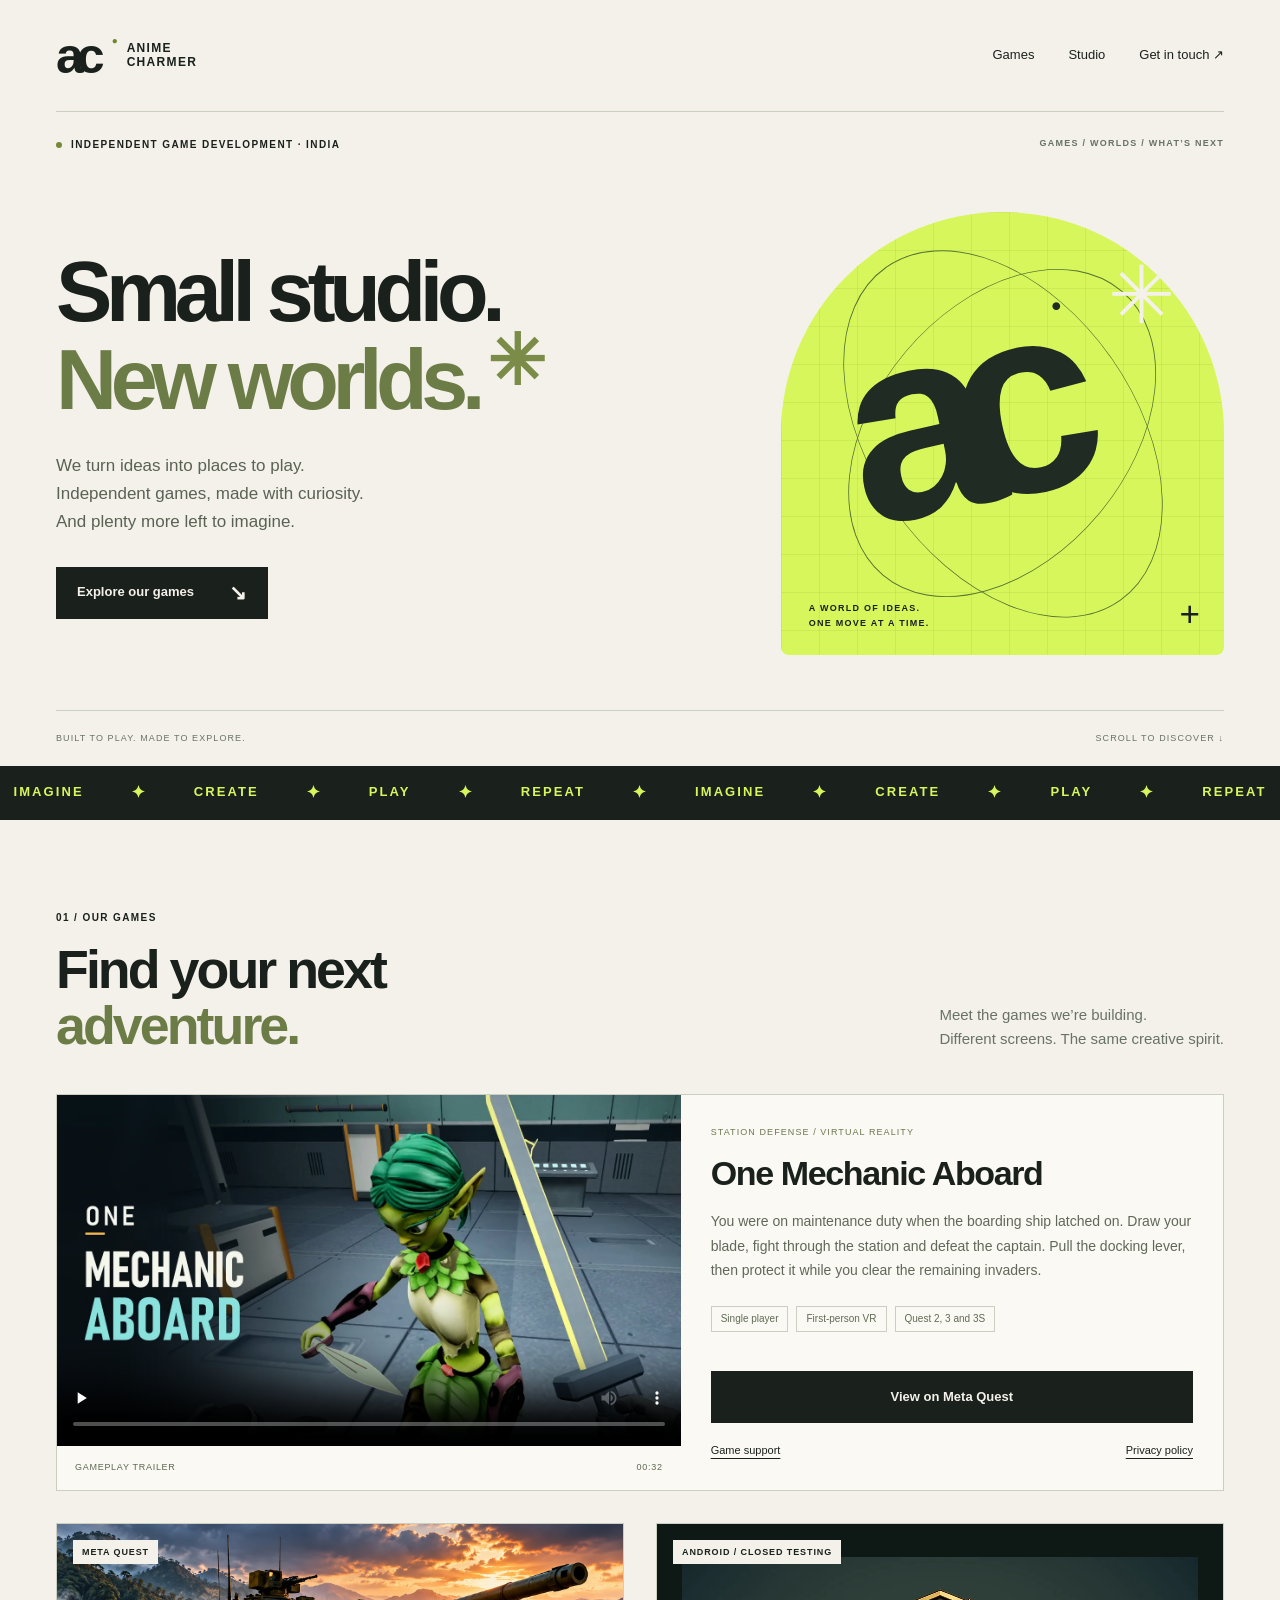
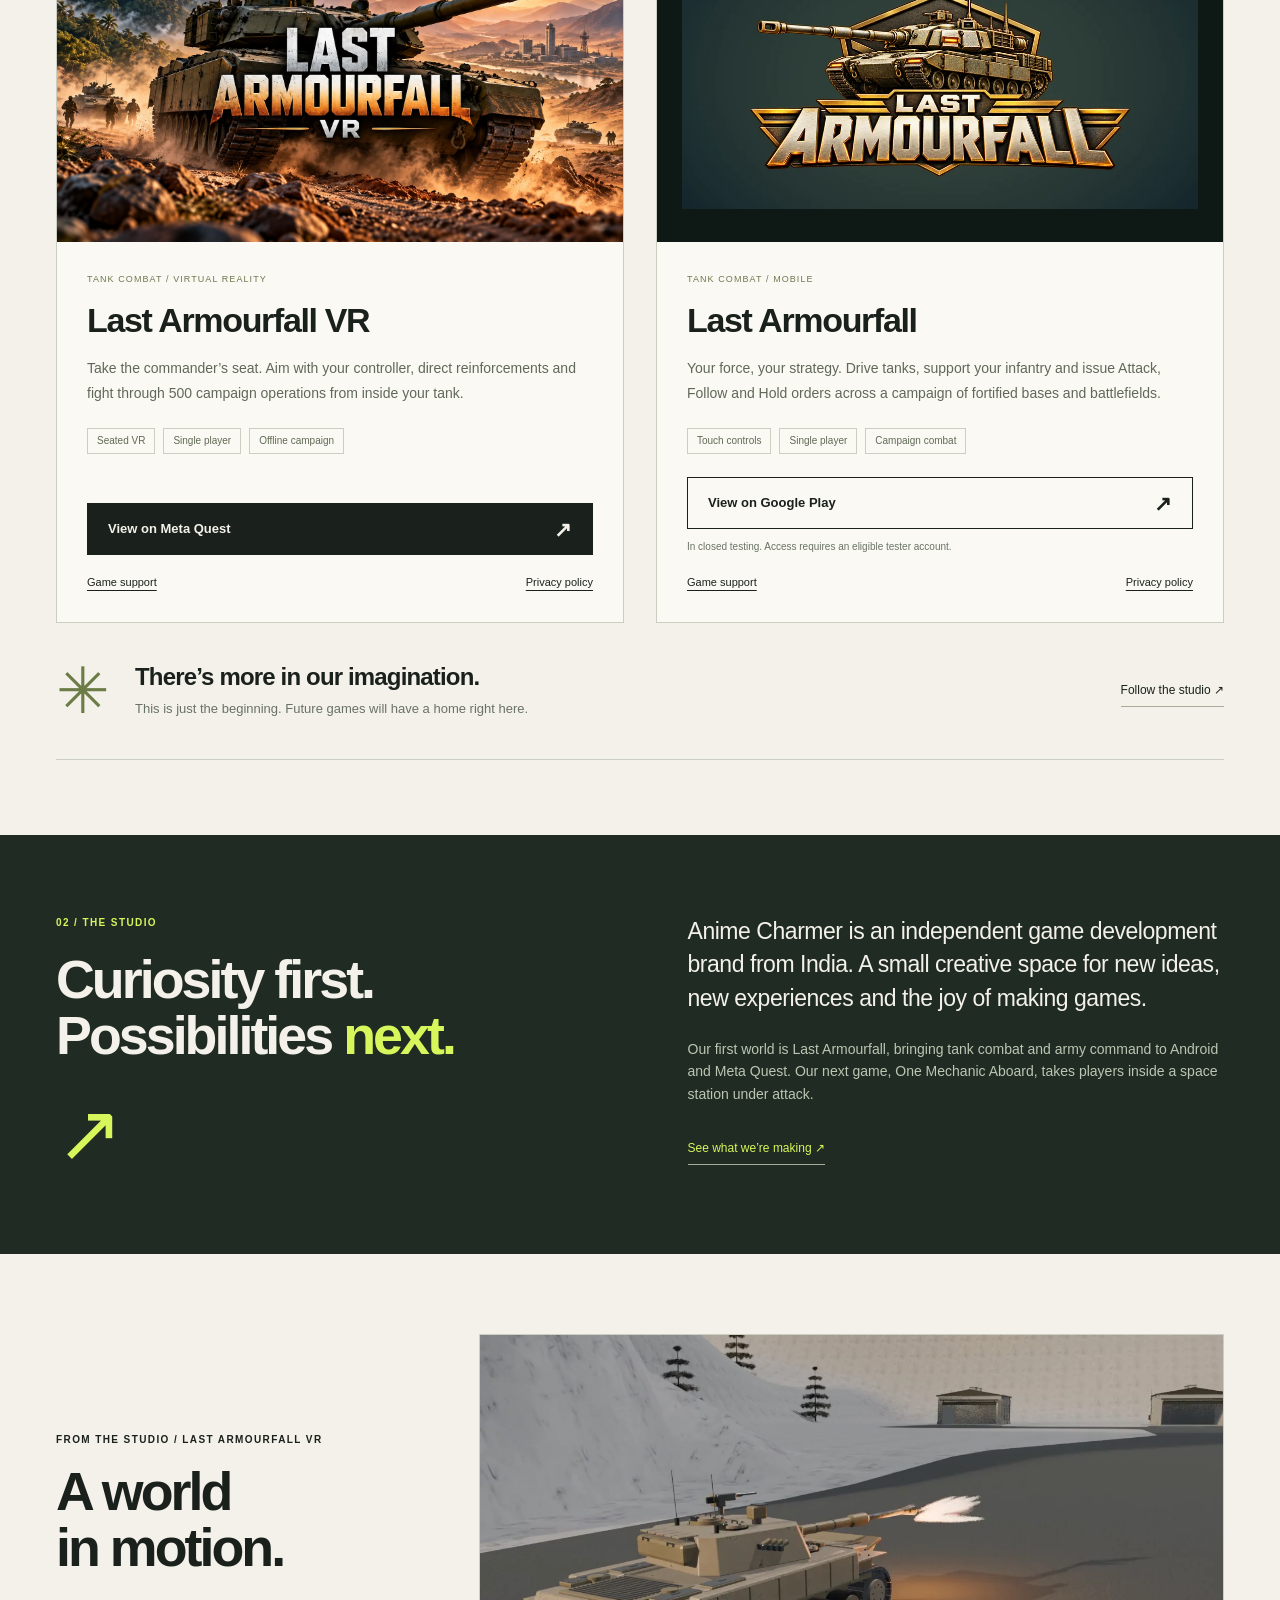
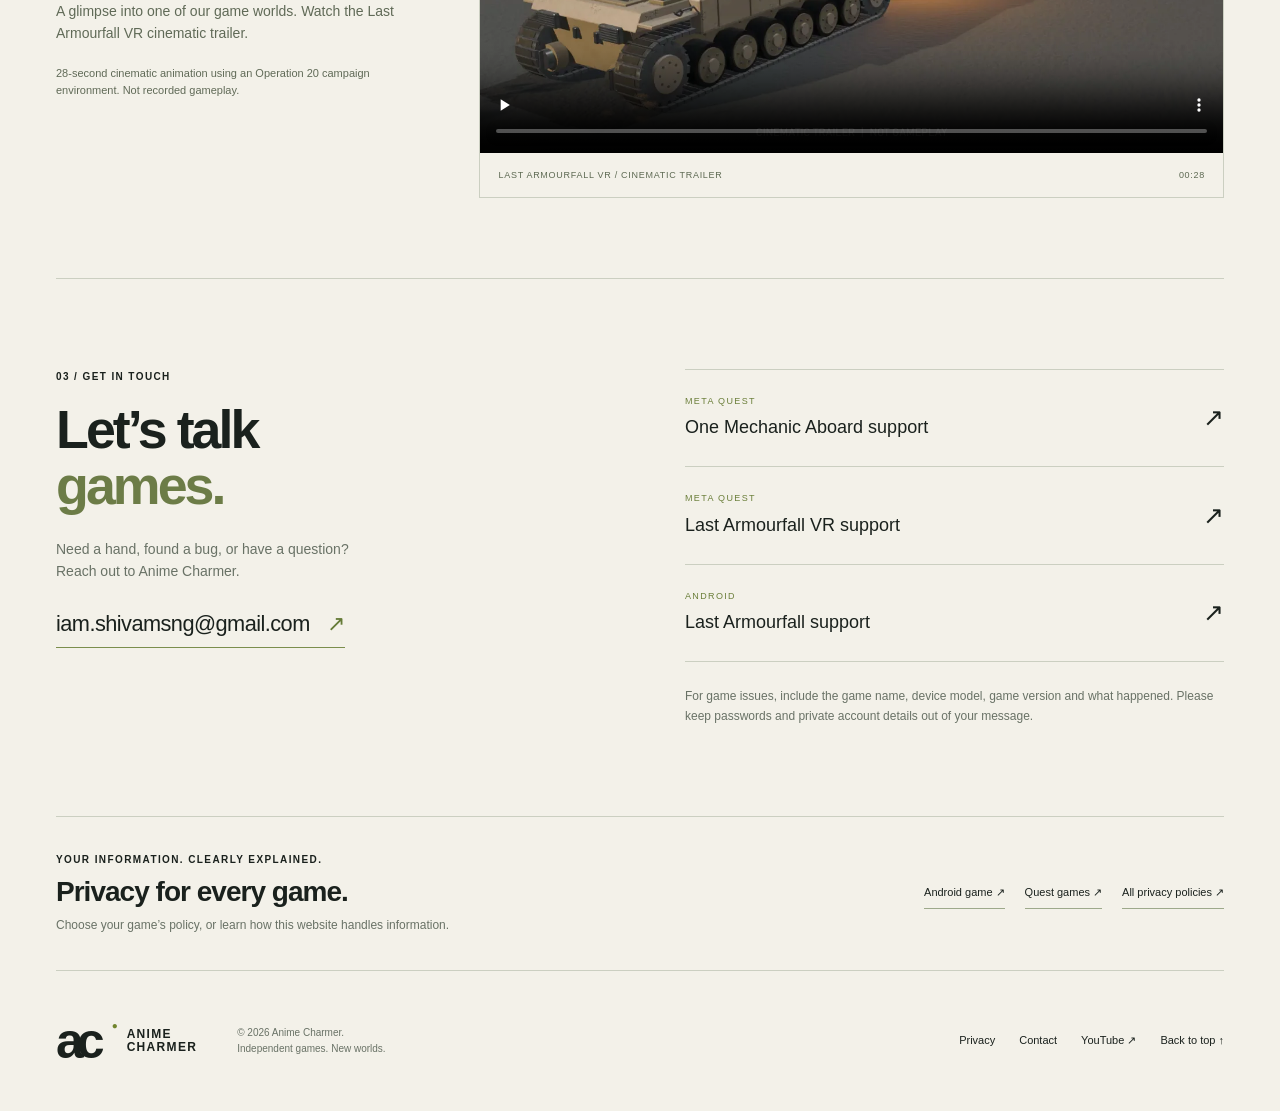
<file: index.html>
<!doctype html><html lang="en"><head>
<meta charset="utf-8"><meta name="viewport" content="width=device-width,initial-scale=1"><title>Anime Charmer — Independent games. New worlds.</title><meta name="description" content="Anime Charmer is an independent game development studio from India. Explore our games for Android and Meta Quest, find official store links, support and privacy policies."><meta name="theme-color" content="#f3f1e9"><link rel="canonical" href="https://animecharmer.com/"><meta property="og:title" content="Anime Charmer — Independent games. New worlds."><meta property="og:description" content="A small independent studio with a world of ideas. Discover our games on Android and Meta Quest."><meta property="og:type" content="website"><meta property="og:url" content="https://animecharmer.com/"><meta property="og:image" content="https://animecharmer.com/assets/studio-social.png"><link rel="icon" href="assets/brand.svg" type="image/svg+xml"><link rel="stylesheet" href="styles.css"></head>
<body id="top"><a class="skip-link" href="#main">Skip to content</a>
<header class="site-header shell"><a class="brand" href="index.html" aria-label="Anime Charmer home"><span class="brand-mark" aria-hidden="true">ac<span>●</span></span><span>ANIME<br>CHARMER</span></a><nav aria-label="Main navigation"><a href="#games">Games</a><a href="#studio">Studio</a><a href="#support">Get in touch <span aria-hidden="true">↗</span></a></nav></header>
<main id="main"><section class="hero shell" aria-labelledby="hero-title"><div class="hero-top"><p class="eyebrow"><span class="status-dot"></span> INDEPENDENT GAME DEVELOPMENT · INDIA</p><p class="hero-index">GAMES / WORLDS / WHAT’S NEXT</p></div><div class="hero-main"><div><h1 id="hero-title">Small studio.<br><span class="outline-word">New worlds.</span><span class="hero-star" aria-hidden="true">✳</span></h1><p class="lede">We turn ideas into places to play.<br>Independent games, made with curiosity.<br>And plenty more left to imagine.</p><a class="button primary" href="#games">Explore our games <span aria-hidden="true">↘</span></a></div><div class="studio-art" aria-hidden="true"><div class="art-grid"></div><span class="orbit orbit-one"></span><span class="orbit orbit-two"></span><span class="art-spark">✳</span><span class="art-letters">ac<span>●</span></span><span class="art-label">A WORLD OF IDEAS.<br>ONE MOVE AT A TIME.</span><span class="art-cross">+</span></div></div><div class="hero-bottom"><span>BUILT TO PLAY. MADE TO EXPLORE.</span><a href="#games">SCROLL TO DISCOVER ↓</a></div></section>
<div class="ticker" aria-hidden="true"><div>IMAGINE <span>✦</span> CREATE <span>✦</span> PLAY <span>✦</span> REPEAT <span>✦</span> IMAGINE <span>✦</span> CREATE <span>✦</span> PLAY <span>✦</span> REPEAT</div></div>
<section class="games-section shell" id="games" aria-labelledby="games-title"><div class="section-heading"><div><p class="eyebrow">01 / OUR GAMES</p><h2 id="games-title">Find your next<br><em>adventure.</em></h2></div><p>Meet the games we’re building.<br>Different screens. The same creative spirit.</p></div>
<div class="game-grid"><article class="game-card mechanic-feature" id="one-mechanic-aboard">
  <figure class="mechanic-trailer">
    <video controls playsinline preload="none" width="1920" height="1080" poster="assets/one-mechanic-aboard-trailer-poster.webp" aria-label="One Mechanic Aboard gameplay trailer">
      <source src="assets/one-mechanic-aboard-trailer.mp4" type="video/mp4">
      <a href="assets/one-mechanic-aboard-trailer.mp4">Download the gameplay trailer</a>
    </video>
    <figcaption><span>GAMEPLAY TRAILER</span><span>00:32</span></figcaption>
  </figure>
  <div class="game-info"><p class="game-number">STATION DEFENSE / VIRTUAL REALITY</p><h3>One Mechanic Aboard</h3>
    <p>You were on maintenance duty when the boarding ship latched on. Draw your blade, fight through the station and defeat the captain. Pull the docking lever, then protect it while you clear the remaining invaders.</p>
    <ul class="tags" aria-label="One Mechanic Aboard features"><li>Single player</li><li>First-person VR</li><li>Quest 2, 3 and 3S</li></ul>
    <a class="button primary store-button" href="https://www.meta.com/experiences/one-mechanic-aboard/1463267523539459/" aria-label="View One Mechanic Aboard on Meta Quest" target="_blank" rel="noopener">View on Meta Quest</a>
    <div class="edition-links"><a href="one-mechanic-aboard-support.html">Game support</a><a href="one-mechanic-aboard-privacy.html">Privacy policy</a></div>
  </div>
</article>
<article class="game-card"><a class="game-image" href="https://www.meta.com/experiences/1367695783096634/" target="_blank" rel="noopener" aria-label="View Last Armourfall VR on Meta Quest"><img src="assets/vr-cover.webp" width="1672" height="941" alt="Last Armourfall VR cover artwork: a tank and supporting force advance through a valley at sunset" loading="lazy"><span class="platform-label">META QUEST</span></a><div class="game-info"><p class="game-number">TANK COMBAT / VIRTUAL REALITY</p><h3>Last Armourfall VR</h3><p>Take the commander’s seat. Aim with your controller, direct reinforcements and fight through 500 campaign operations from inside your tank.</p><ul class="tags" aria-label="VR game features"><li>Seated VR</li><li>Single player</li><li>Offline campaign</li></ul><a class="button primary store-button" href="https://www.meta.com/experiences/1367695783096634/" target="_blank" rel="noopener">View on Meta Quest <span aria-hidden="true">↗</span></a><div class="edition-links"><a href="vr-support.html">Game support</a><a href="vr-privacy.html">Privacy policy</a></div></div></article>
<article class="game-card" id="last-armourfall"><a class="game-image android-art" href="https://play.google.com/store/apps/details?id=com.animecharmer.lastarmourfall" target="_blank" rel="noopener" aria-label="View Last Armourfall on Google Play"><img src="assets/android-cover.webp" width="1024" height="500" alt="Last Armourfall Android emblem, a gold and ivory tank above the game title" loading="lazy"><span class="platform-label">ANDROID / CLOSED TESTING</span></a><div class="game-info"><p class="game-number">TANK COMBAT / MOBILE</p><h3>Last Armourfall</h3><p>Your force, your strategy. Drive tanks, support your infantry and issue Attack, Follow and Hold orders across a campaign of fortified bases and battlefields.</p><ul class="tags" aria-label="Android game features"><li>Touch controls</li><li>Single player</li><li>Campaign combat</li></ul><a class="button secondary store-button" href="https://play.google.com/store/apps/details?id=com.animecharmer.lastarmourfall" target="_blank" rel="noopener">View on Google Play <span aria-hidden="true">↗</span></a><p class="availability">In closed testing. Access requires an eligible tester account.</p><div class="edition-links"><a href="android-support.html">Game support</a><a href="android-privacy.html">Privacy policy</a></div></div></article></div>
<div class="next-chapter"><span class="next-symbol" aria-hidden="true">✳</span><div><h3>There’s more in our imagination.</h3><p>This is just the beginning. Future games will have a home right here.</p></div><a class="text-link" href="https://www.youtube.com/@AnimeCharmer" target="_blank" rel="noopener">Follow the studio <span aria-hidden="true">↗</span></a></div></section>
<section class="studio-section" id="studio"><div class="shell studio-inner"><div><p class="eyebrow">02 / THE STUDIO</p><h2>Curiosity first.<br>Possibilities <em>next.</em></h2><span class="studio-doodle" aria-hidden="true">↗</span></div><div class="studio-story"><p>Anime Charmer is an independent game development brand from India. A small creative space for new ideas, new experiences and the joy of making games.</p><p>Our first world is Last Armourfall, bringing tank combat and army command to Android and Meta Quest. Our next game, One Mechanic Aboard, takes players inside a space station under attack.</p><a class="text-link" href="https://www.youtube.com/@AnimeCharmer" target="_blank" rel="noopener">See what we’re making <span aria-hidden="true">↗</span></a></div></div></section>
<section class="trailer-section shell" aria-labelledby="trailer-title"><div class="trailer-copy"><p class="eyebrow">FROM THE STUDIO / LAST ARMOURFALL VR</p><h2 id="trailer-title">A world<br>in motion.</h2><p>A glimpse into one of our game worlds. Watch the Last Armourfall VR cinematic trailer.</p><p class="small">28-second cinematic animation using an Operation 20 campaign environment. Not recorded gameplay.</p></div><figure class="trailer"><video controls playsinline preload="none" poster="assets/trailer-poster.webp" aria-label="Last Armourfall VR cinematic trailer"><source src="assets/last-armourfall-vr-trailer.mp4" type="video/mp4"><p>Your browser cannot play this video. <a href="assets/last-armourfall-vr-trailer.mp4">Download the cinematic trailer</a>.</p></video><figcaption><span>LAST ARMOURFALL VR / CINEMATIC TRAILER</span><span>00:28</span></figcaption></figure></section>
<section class="support-section shell" id="support"><div><p class="eyebrow">03 / GET IN TOUCH</p><h2>Let’s talk<br><em>games.</em></h2><p>Need a hand, found a bug, or have a question?<br>Reach out to Anime Charmer.</p><a class="email-link" href="mailto:iam.shivamsng@gmail.com">iam.shivamsng@gmail.com <span aria-hidden="true">↗</span></a></div><div class="support-details"><a class="support-row" href="vr-support.html#one-mechanic-aboard"><span><small>META QUEST</small>One Mechanic Aboard support</span><span aria-hidden="true">↗</span></a><a class="support-row" href="vr-support.html"><span><small>META QUEST</small>Last Armourfall VR support</span><span aria-hidden="true">↗</span></a><a class="support-row" href="android-support.html"><span><small>ANDROID</small>Last Armourfall support</span><span aria-hidden="true">↗</span></a><p>For game issues, include the game name, device model, game version and what happened. Please keep passwords and private account details out of your message.</p></div></section>
<section class="privacy-strip shell" id="privacy"><div><p class="eyebrow">YOUR INFORMATION. CLEARLY EXPLAINED.</p><h2>Privacy for every game.</h2><p>Choose your game’s policy, or learn how this website handles information.</p></div><div class="privacy-actions"><a href="android-privacy.html">Android game <span aria-hidden="true">↗</span></a><a href="vr-privacy.html">Quest games <span aria-hidden="true">↗</span></a><a href="privacy.html">All privacy policies <span aria-hidden="true">↗</span></a></div></section></main>
<footer class="site-footer shell"><a class="brand" href="#top"><span class="brand-mark" aria-hidden="true">ac<span>●</span></span><span>ANIME<br>CHARMER</span></a><p>© 2026 Anime Charmer.<br>Independent games. New worlds.</p><nav aria-label="Footer navigation"><a href="privacy.html">Privacy</a><a href="#support">Contact</a><a href="https://www.youtube.com/@AnimeCharmer" target="_blank" rel="noopener">YouTube ↗</a><a href="#top">Back to top ↑</a></nav></footer></body></html>
</file>
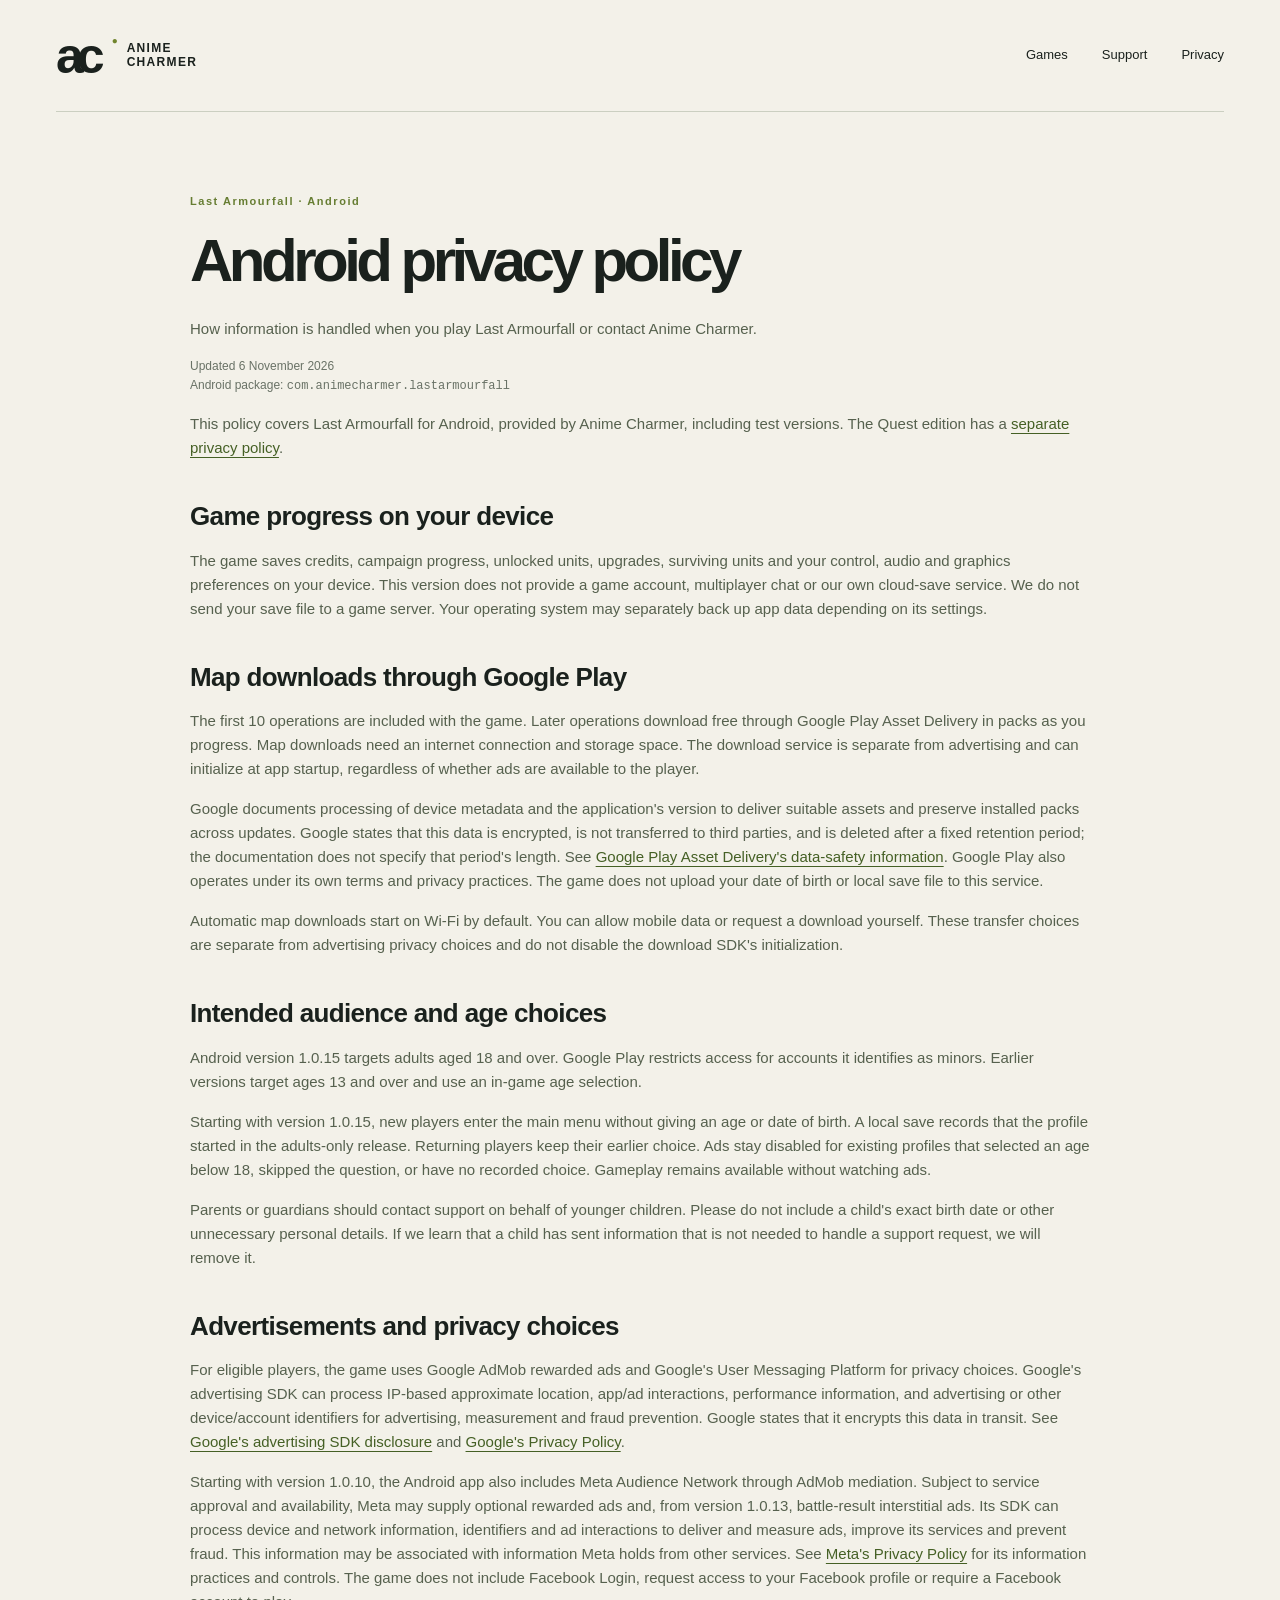
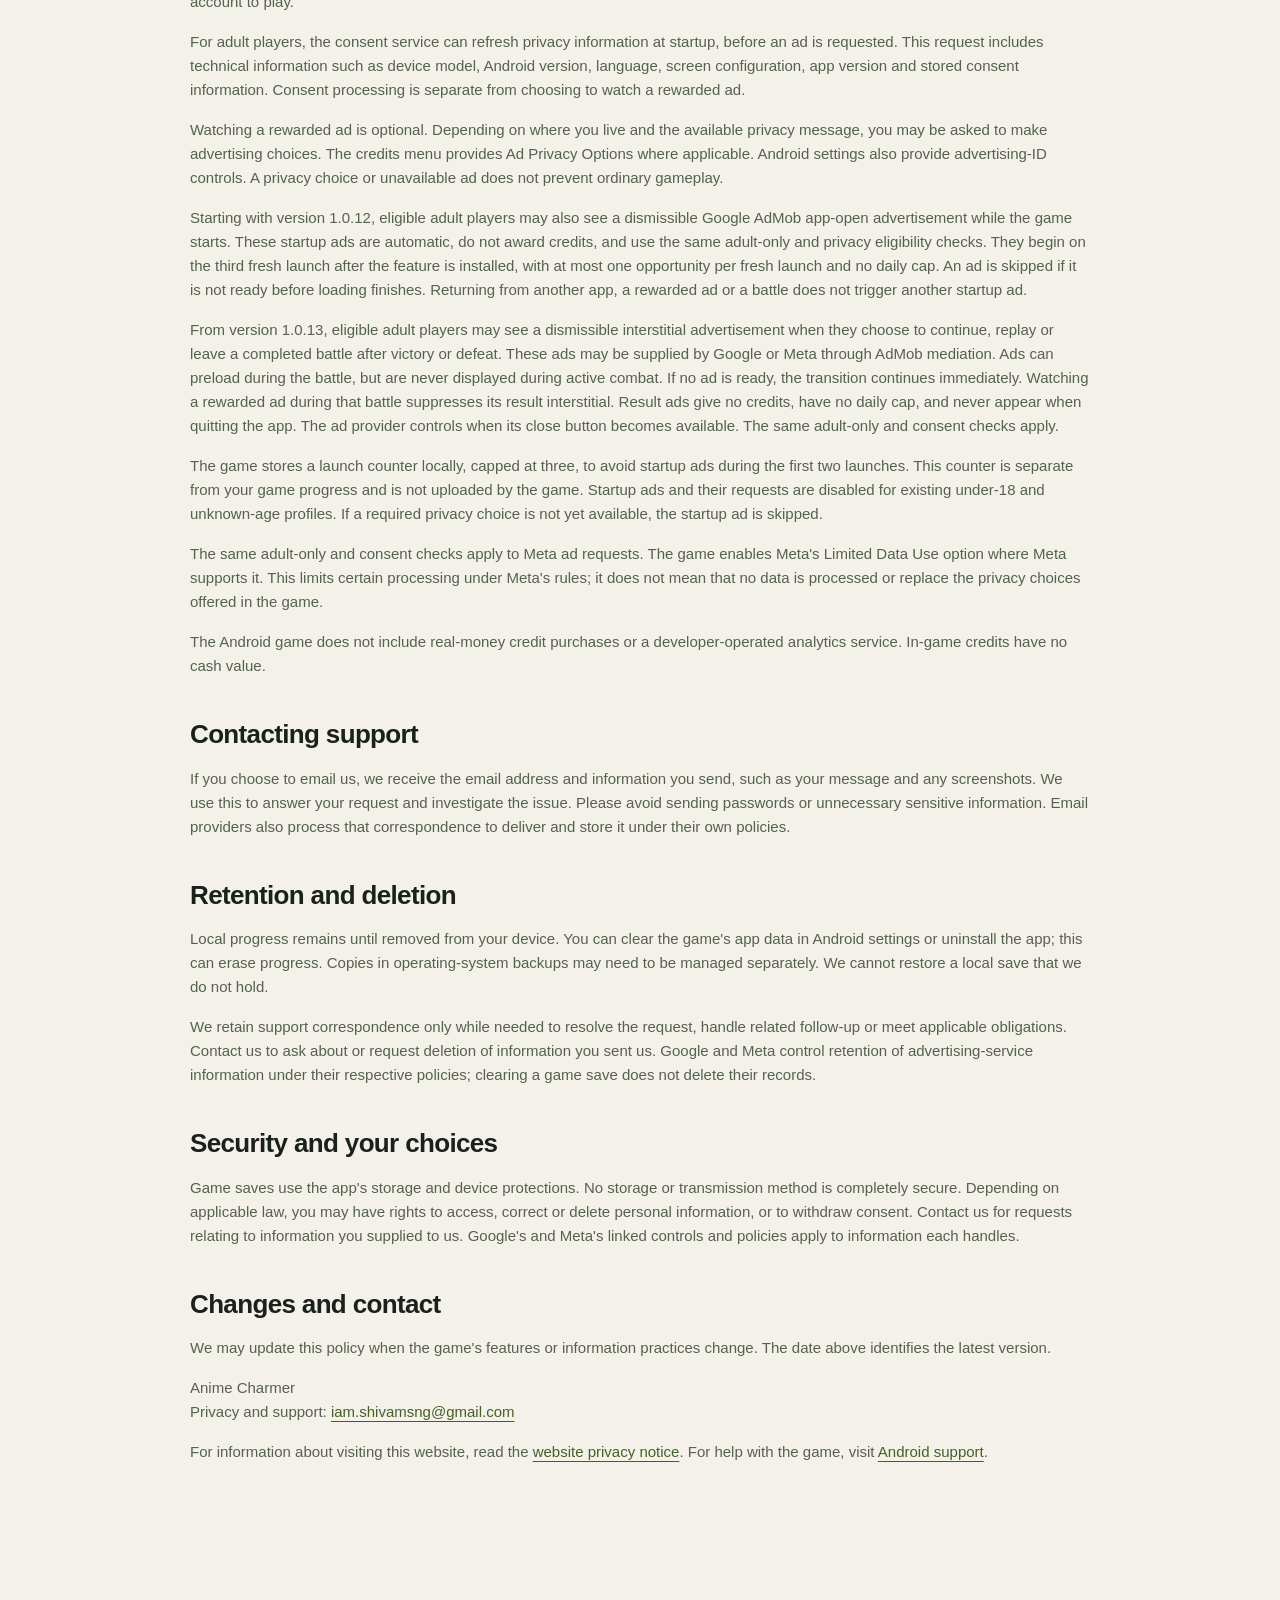
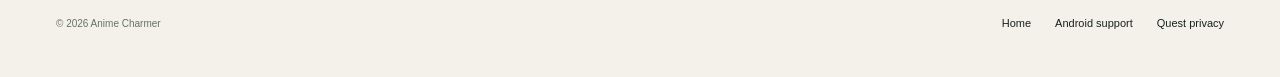
<file: android-privacy.html>
<!doctype html>
<html lang="en">
<head>
  <meta charset="utf-8">
  <meta name="viewport" content="width=device-width, initial-scale=1">
  <title>Android privacy policy — Last Armourfall · Anime Charmer</title>
  <meta name="description" content="How Last Armourfall for Android handles local progress, map downloads, startup and rewarded ads, and support information.">
  <link rel="canonical" href="https://animecharmer.com/android-privacy.html">
  <link rel="stylesheet" href="styles.css">
  <link rel="icon" href="assets/brand.svg" type="image/svg+xml">
</head>
<body>
  <a class="skip-link" href="#main">Skip to content</a>
  <header class="site-header shell"><a class="brand" href="index.html" aria-label="Anime Charmer home"><span class="brand-mark" aria-hidden="true">ac<span>●</span></span><span>ANIME<br>CHARMER</span></a><nav aria-label="Main navigation"><a href="index.html#games">Games</a><a href="index.html#support">Support</a><a href="privacy.html">Privacy</a></nav></header>
  <main id="main" class="policy shell">
    <p class="eyebrow">Last Armourfall · Android</p>
    <h1>Android privacy policy</h1>
    <p class="intro">How information is handled when you play Last Armourfall or contact Anime Charmer.</p>
    <p class="meta">Updated 6 November 2026<br>Android package: <code>com.animecharmer.lastarmourfall</code></p>
    <p>This policy covers Last Armourfall for Android, provided by Anime Charmer, including test versions. The Quest edition has a <a href="vr-privacy.html">separate privacy policy</a>.</p>

    <h2>Game progress on your device</h2>
    <p>The game saves credits, campaign progress, unlocked units, upgrades, surviving units and your control, audio and graphics preferences on your device. This version does not provide a game account, multiplayer chat or our own cloud-save service. We do not send your save file to a game server. Your operating system may separately back up app data depending on its settings.</p>

    <h2>Map downloads through Google Play</h2>
    <p>The first 10 operations are included with the game. Later operations download free through Google Play Asset Delivery in packs as you progress. Map downloads need an internet connection and storage space. The download service is separate from advertising and can initialize at app startup, regardless of whether ads are available to the player.</p>
    <p>Google documents processing of device metadata and the application's version to deliver suitable assets and preserve installed packs across updates. Google states that this data is encrypted, is not transferred to third parties, and is deleted after a fixed retention period; the documentation does not specify that period's length. See <a href="https://developer.android.com/guide/playcore/asset-delivery#data-safety">Google Play Asset Delivery's data-safety information</a>. Google Play also operates under its own terms and privacy practices. The game does not upload your date of birth or local save file to this service.</p>
    <p>Automatic map downloads start on Wi-Fi by default. You can allow mobile data or request a download yourself. These transfer choices are separate from advertising privacy choices and do not disable the download SDK's initialization.</p>

    <h2>Intended audience and age choices</h2>
    <p>Android version 1.0.15 targets adults aged 18 and over. Google Play restricts access for accounts it identifies as minors. Earlier versions target ages 13 and over and use an in-game age selection.</p>
    <p>Starting with version 1.0.15, new players enter the main menu without giving an age or date of birth. A local save records that the profile started in the adults-only release. Returning players keep their earlier choice. Ads stay disabled for existing profiles that selected an age below 18, skipped the question, or have no recorded choice. Gameplay remains available without watching ads.</p>
    <p>Parents or guardians should contact support on behalf of younger children. Please do not include a child's exact birth date or other unnecessary personal details. If we learn that a child has sent information that is not needed to handle a support request, we will remove it.</p>

    <h2>Advertisements and privacy choices</h2>
    <p>For eligible players, the game uses Google AdMob rewarded ads and Google's User Messaging Platform for privacy choices. Google's advertising SDK can process IP-based approximate location, app/ad interactions, performance information, and advertising or other device/account identifiers for advertising, measurement and fraud prevention. Google states that it encrypts this data in transit. See <a href="https://developers.google.com/admob/android/privacy/play-data-disclosure">Google's advertising SDK disclosure</a> and <a href="https://policies.google.com/privacy">Google's Privacy Policy</a>.</p>
    <p>Starting with version 1.0.10, the Android app also includes Meta Audience Network through AdMob mediation. Subject to service approval and availability, Meta may supply optional rewarded ads and, from version 1.0.13, battle-result interstitial ads. Its SDK can process device and network information, identifiers and ad interactions to deliver and measure ads, improve its services and prevent fraud. This information may be associated with information Meta holds from other services. See <a href="https://www.facebook.com/privacy/policy/">Meta's Privacy Policy</a> for its information practices and controls. The game does not include Facebook Login, request access to your Facebook profile or require a Facebook account to play.</p>
    <p>For adult players, the consent service can refresh privacy information at startup, before an ad is requested. This request includes technical information such as device model, Android version, language, screen configuration, app version and stored consent information. Consent processing is separate from choosing to watch a rewarded ad.</p>
    <p>Watching a rewarded ad is optional. Depending on where you live and the available privacy message, you may be asked to make advertising choices. The credits menu provides Ad Privacy Options where applicable. Android settings also provide advertising-ID controls. A privacy choice or unavailable ad does not prevent ordinary gameplay.</p>
    <p>Starting with version 1.0.12, eligible adult players may also see a dismissible Google AdMob app-open advertisement while the game starts. These startup ads are automatic, do not award credits, and use the same adult-only and privacy eligibility checks. They begin on the third fresh launch after the feature is installed, with at most one opportunity per fresh launch and no daily cap. An ad is skipped if it is not ready before loading finishes. Returning from another app, a rewarded ad or a battle does not trigger another startup ad.</p>
    <p>From version 1.0.13, eligible adult players may see a dismissible interstitial advertisement when they choose to continue, replay or leave a completed battle after victory or defeat. These ads may be supplied by Google or Meta through AdMob mediation. Ads can preload during the battle, but are never displayed during active combat. If no ad is ready, the transition continues immediately. Watching a rewarded ad during that battle suppresses its result interstitial. Result ads give no credits, have no daily cap, and never appear when quitting the app. The ad provider controls when its close button becomes available. The same adult-only and consent checks apply.</p>
    <p>The game stores a launch counter locally, capped at three, to avoid startup ads during the first two launches. This counter is separate from your game progress and is not uploaded by the game. Startup ads and their requests are disabled for existing under-18 and unknown-age profiles. If a required privacy choice is not yet available, the startup ad is skipped.</p>
    <p>The same adult-only and consent checks apply to Meta ad requests. The game enables Meta's Limited Data Use option where Meta supports it. This limits certain processing under Meta's rules; it does not mean that no data is processed or replace the privacy choices offered in the game.</p>
    <p>The Android game does not include real-money credit purchases or a developer-operated analytics service. In-game credits have no cash value.</p>

    <h2>Contacting support</h2>
    <p>If you choose to email us, we receive the email address and information you send, such as your message and any screenshots. We use this to answer your request and investigate the issue. Please avoid sending passwords or unnecessary sensitive information. Email providers also process that correspondence to deliver and store it under their own policies.</p>

    <h2>Retention and deletion</h2>
    <p>Local progress remains until removed from your device. You can clear the game's app data in Android settings or uninstall the app; this can erase progress. Copies in operating-system backups may need to be managed separately. We cannot restore a local save that we do not hold.</p>
    <p>We retain support correspondence only while needed to resolve the request, handle related follow-up or meet applicable obligations. Contact us to ask about or request deletion of information you sent us. Google and Meta control retention of advertising-service information under their respective policies; clearing a game save does not delete their records.</p>

    <h2>Security and your choices</h2>
    <p>Game saves use the app's storage and device protections. No storage or transmission method is completely secure. Depending on applicable law, you may have rights to access, correct or delete personal information, or to withdraw consent. Contact us for requests relating to information you supplied to us. Google's and Meta's linked controls and policies apply to information each handles.</p>

    <h2>Changes and contact</h2>
    <p>We may update this policy when the game's features or information practices change. The date above identifies the latest version.</p>
    <p>Anime Charmer<br>Privacy and support: <a href="mailto:iam.shivamsng@gmail.com?subject=Last%20Armourfall%20Android%20Privacy">iam.shivamsng@gmail.com</a></p>
    <p>For information about visiting this website, read the <a href="privacy.html#website">website privacy notice</a>. For help with the game, visit <a href="android-support.html">Android support</a>.</p>
  </main>
  <footer class="site-footer shell"><p>© 2026 Anime Charmer</p><nav aria-label="Footer navigation"><a href="index.html">Home</a><a href="android-support.html">Android support</a><a href="vr-privacy.html">Quest privacy</a></nav></footer>
</body>
</html>
</file>
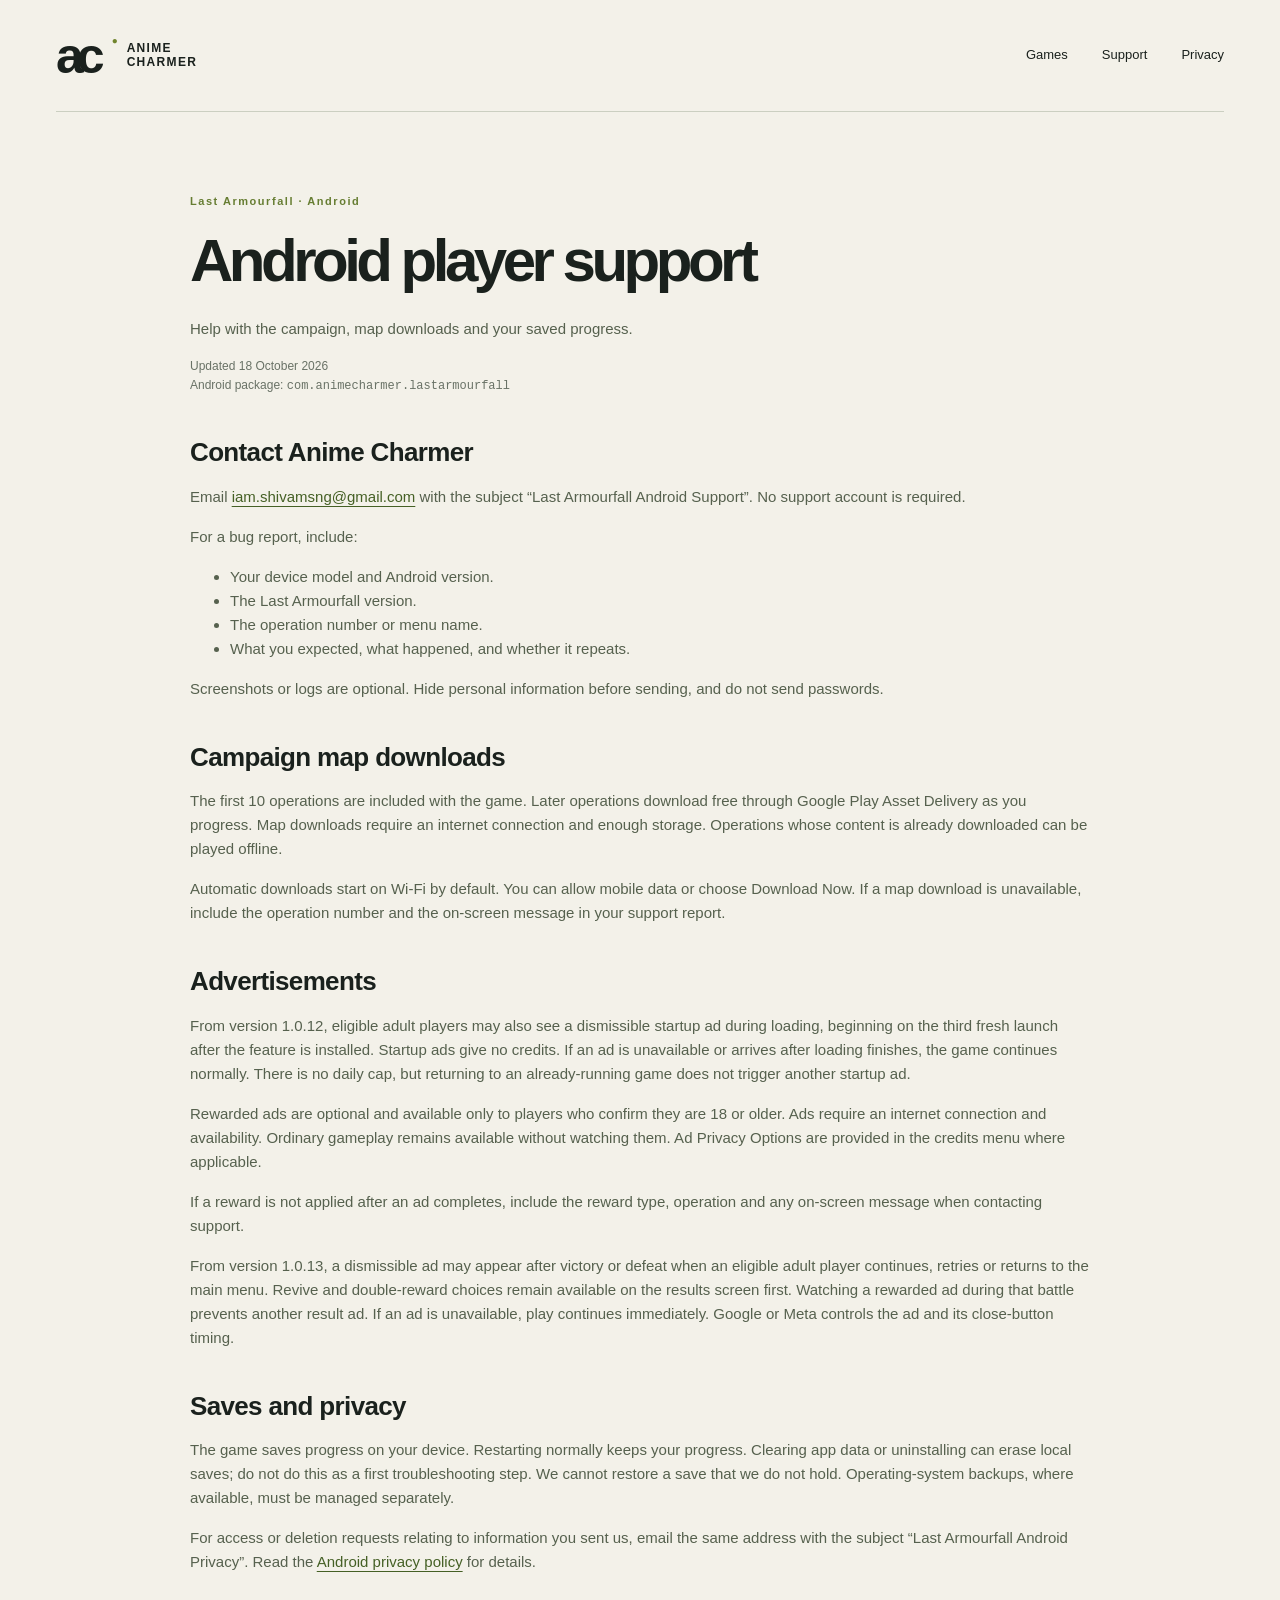
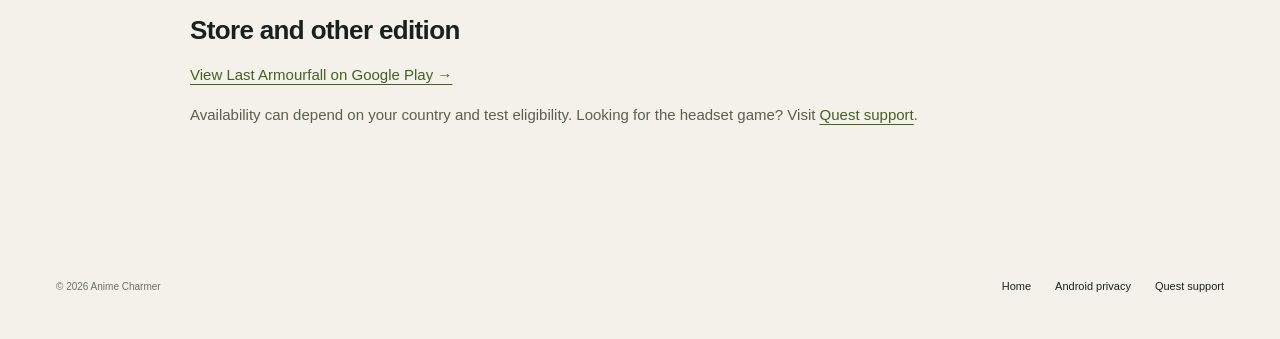
<file: android-support.html>
<!doctype html>
<html lang="en">
<head>
  <meta charset="utf-8">
  <meta name="viewport" content="width=device-width, initial-scale=1">
  <title>Android support — Last Armourfall · Anime Charmer</title>
  <meta name="description" content="Help with Last Armourfall for Android, campaign map downloads, optional rewarded ads and local progress.">
  <link rel="canonical" href="https://animecharmer.com/android-support.html">
  <link rel="stylesheet" href="styles.css">
  <link rel="icon" href="assets/brand.svg" type="image/svg+xml">
</head>
<body>
  <a class="skip-link" href="#main">Skip to content</a>
  <header class="site-header shell"><a class="brand" href="index.html" aria-label="Anime Charmer home"><span class="brand-mark" aria-hidden="true">ac<span>●</span></span><span>ANIME<br>CHARMER</span></a><nav aria-label="Main navigation"><a href="index.html#games">Games</a><a href="index.html#support">Support</a><a href="privacy.html">Privacy</a></nav></header>
  <main id="main" class="policy shell">
    <p class="eyebrow">Last Armourfall · Android</p>
    <h1>Android player support</h1>
    <p class="intro">Help with the campaign, map downloads and your saved progress.</p>
    <p class="meta">Updated 18 October 2026<br>Android package: <code>com.animecharmer.lastarmourfall</code></p>

    <h2>Contact Anime Charmer</h2>
    <p>Email <a href="mailto:iam.shivamsng@gmail.com?subject=Last%20Armourfall%20Android%20Support">iam.shivamsng@gmail.com</a> with the subject “Last Armourfall Android Support”. No support account is required.</p>
    <p>For a bug report, include:</p>
    <ul><li>Your device model and Android version.</li><li>The Last Armourfall version.</li><li>The operation number or menu name.</li><li>What you expected, what happened, and whether it repeats.</li></ul>
    <p>Screenshots or logs are optional. Hide personal information before sending, and do not send passwords.</p>

    <h2>Campaign map downloads</h2>
    <p>The first 10 operations are included with the game. Later operations download free through Google Play Asset Delivery as you progress. Map downloads require an internet connection and enough storage. Operations whose content is already downloaded can be played offline.</p>
    <p>Automatic downloads start on Wi-Fi by default. You can allow mobile data or choose Download Now. If a map download is unavailable, include the operation number and the on-screen message in your support report.</p>

    <h2>Advertisements</h2>
    <p>From version 1.0.12, eligible adult players may also see a dismissible startup ad during loading, beginning on the third fresh launch after the feature is installed. Startup ads give no credits. If an ad is unavailable or arrives after loading finishes, the game continues normally. There is no daily cap, but returning to an already-running game does not trigger another startup ad.</p>
    <p>Rewarded ads are optional and available only to players who confirm they are 18 or older. Ads require an internet connection and availability. Ordinary gameplay remains available without watching them. Ad Privacy Options are provided in the credits menu where applicable.</p>
    <p>If a reward is not applied after an ad completes, include the reward type, operation and any on-screen message when contacting support.</p>

    <p>From version 1.0.13, a dismissible ad may appear after victory or defeat when an eligible adult player continues, retries or returns to the main menu. Revive and double-reward choices remain available on the results screen first. Watching a rewarded ad during that battle prevents another result ad. If an ad is unavailable, play continues immediately. Google or Meta controls the ad and its close-button timing.</p>
    <h2>Saves and privacy</h2>
    <p>The game saves progress on your device. Restarting normally keeps your progress. Clearing app data or uninstalling can erase local saves; do not do this as a first troubleshooting step. We cannot restore a save that we do not hold. Operating-system backups, where available, must be managed separately.</p>
    <p>For access or deletion requests relating to information you sent us, email the same address with the subject “Last Armourfall Android Privacy”. Read the <a href="android-privacy.html">Android privacy policy</a> for details.</p>

    <h2>Store and other edition</h2>
    <p><a href="https://play.google.com/store/apps/details?id=com.animecharmer.lastarmourfall">View Last Armourfall on Google Play →</a></p>
    <p>Availability can depend on your country and test eligibility. Looking for the headset game? Visit <a href="vr-support.html">Quest support</a>.</p>
  </main>
  <footer class="site-footer shell"><p>© 2026 Anime Charmer</p><nav aria-label="Footer navigation"><a href="index.html">Home</a><a href="android-privacy.html">Android privacy</a><a href="vr-support.html">Quest support</a></nav></footer>
</body>
</html>
</file>
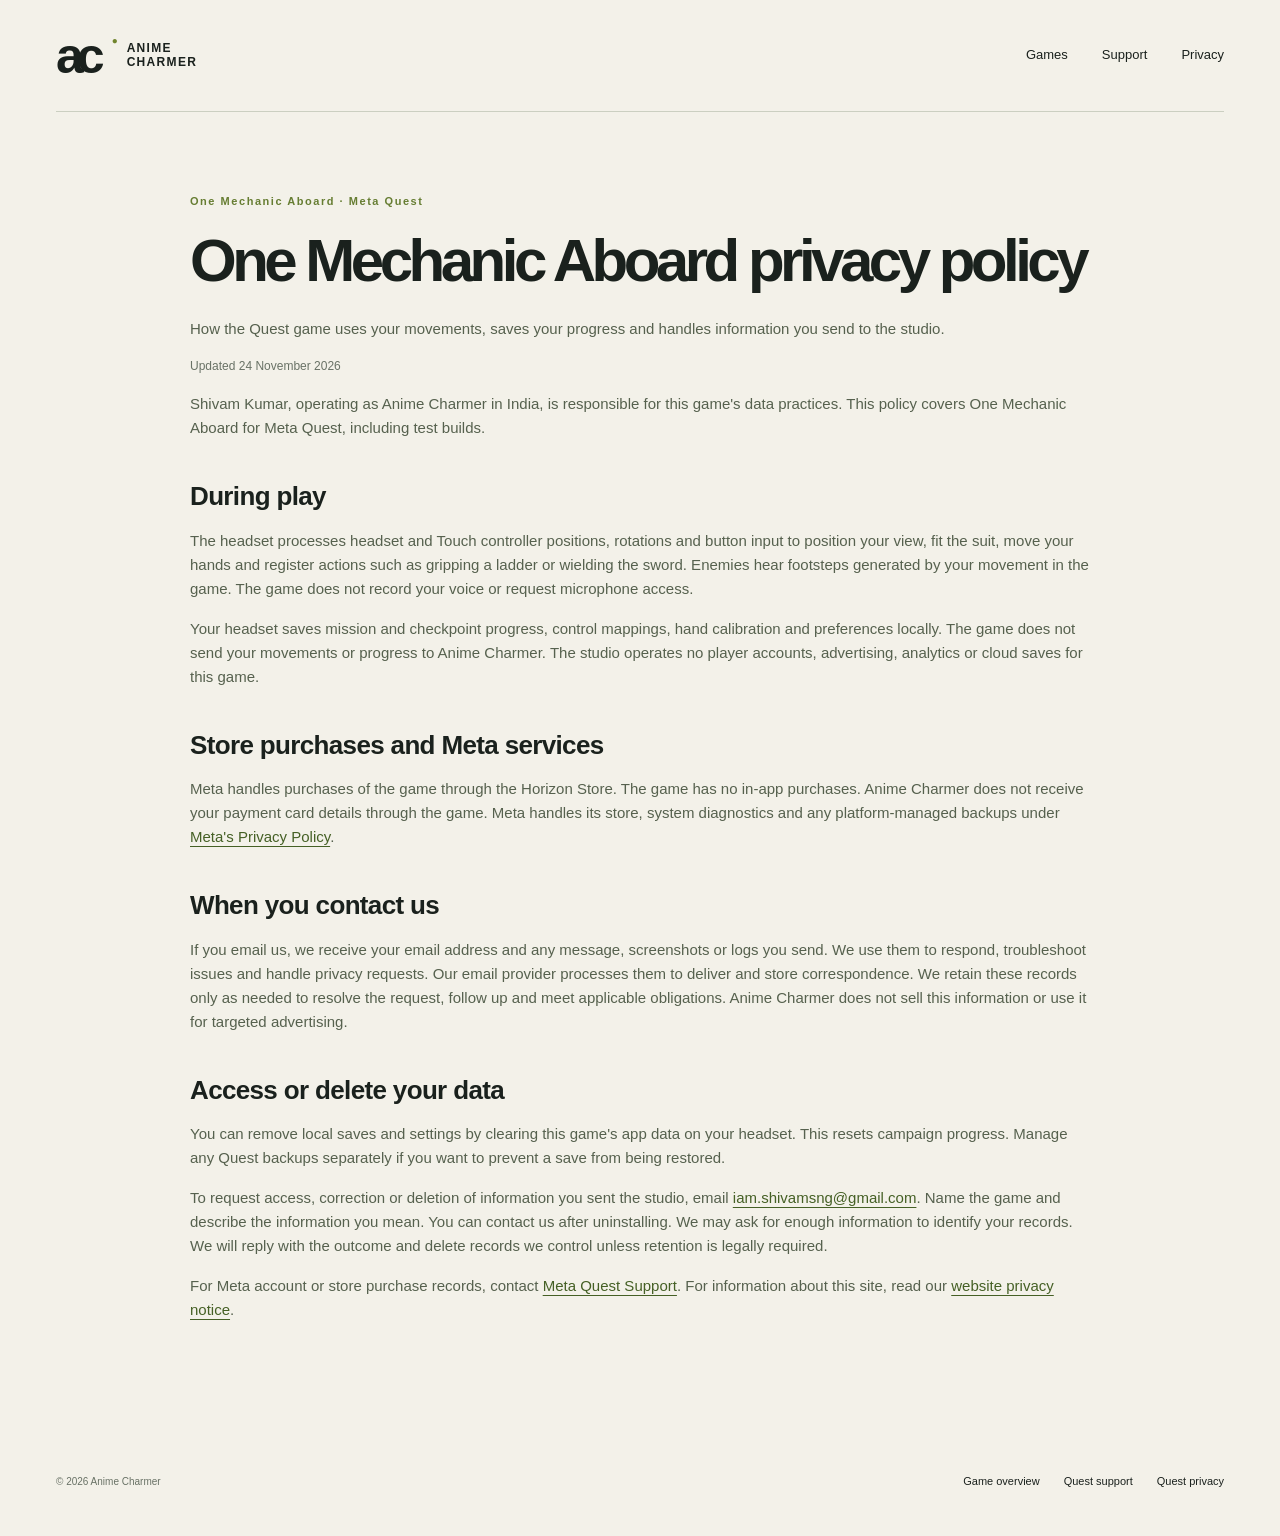
<file: one-mechanic-aboard-privacy.html>
<!doctype html>
<html lang="en">
<head>
  <meta charset="utf-8">
  <meta name="viewport" content="width=device-width, initial-scale=1">
  <title>One Mechanic Aboard privacy policy · Anime Charmer</title>
  <meta name="description" content="How the Quest game uses your movements, saves your progress and handles information you send to the studio.">
  <link rel="canonical" href="https://animecharmer.com/one-mechanic-aboard-privacy.html">
  <link rel="stylesheet" href="styles.css">
  <link rel="icon" href="assets/brand.svg" type="image/svg+xml">
</head>
<body>
  <a class="skip-link" href="#main">Skip to content</a>
  <header class="site-header shell"><a class="brand" href="index.html" aria-label="Anime Charmer home"><span class="brand-mark" aria-hidden="true">ac<span>●</span></span><span>ANIME<br>CHARMER</span></a><nav aria-label="Main navigation"><a href="index.html#games">Games</a><a href="index.html#support">Support</a><a href="privacy.html">Privacy</a></nav></header>
  <main id="main" class="policy shell">
    <p class="eyebrow">One Mechanic Aboard · Meta Quest</p>
    <h1>One Mechanic Aboard privacy policy</h1>
    <p class="intro">How the Quest game uses your movements, saves your progress and handles information you send to the studio.</p>
    <p class="meta">Updated 24 November 2026</p>
    <p>Shivam Kumar, operating as Anime Charmer in India, is responsible for this game's data practices. This policy covers One Mechanic Aboard for Meta Quest, including test builds.</p>
    <h2>During play</h2>
    <p>The headset processes headset and Touch controller positions, rotations and button input to position your view, fit the suit, move your hands and register actions such as gripping a ladder or wielding the sword. Enemies hear footsteps generated by your movement in the game. The game does not record your voice or request microphone access.</p>
    <p>Your headset saves mission and checkpoint progress, control mappings, hand calibration and preferences locally. The game does not send your movements or progress to Anime Charmer. The studio operates no player accounts, advertising, analytics or cloud saves for this game.</p>
    <h2>Store purchases and Meta services</h2>
    <p>Meta handles purchases of the game through the Horizon Store. The game has no in-app purchases. Anime Charmer does not receive your payment card details through the game. Meta handles its store, system diagnostics and any platform-managed backups under <a href="https://www.meta.com/legal/privacy-policy/">Meta's Privacy Policy</a>.</p>
    <h2>When you contact us</h2>
    <p>If you email us, we receive your email address and any message, screenshots or logs you send. We use them to respond, troubleshoot issues and handle privacy requests. Our email provider processes them to deliver and store correspondence. We retain these records only as needed to resolve the request, follow up and meet applicable obligations. Anime Charmer does not sell this information or use it for targeted advertising.</p>
    <h2 id="deletion">Access or delete your data</h2>
    <p>You can remove local saves and settings by clearing this game's app data on your headset. This resets campaign progress. Manage any Quest backups separately if you want to prevent a save from being restored.</p>
    <p>To request access, correction or deletion of information you sent the studio, email <a href="mailto:iam.shivamsng@gmail.com?subject=One%20Mechanic%20Aboard%20data%20deletion">iam.shivamsng@gmail.com</a>. Name the game and describe the information you mean. You can contact us after uninstalling. We may ask for enough information to identify your records. We will reply with the outcome and delete records we control unless retention is legally required.</p>
    <p>For Meta account or store purchase records, contact <a href="https://www.meta.com/help/quest/">Meta Quest Support</a>. For information about this site, read our <a href="privacy.html#website">website privacy notice</a>.</p>
  </main>
  <footer class="site-footer shell"><p>© 2026 Anime Charmer</p><nav aria-label="Footer navigation"><a href="index.html#one-mechanic-aboard">Game overview</a><a href="vr-support.html">Quest support</a><a href="vr-privacy.html">Quest privacy</a></nav></footer>
</body>
</html>
</file>
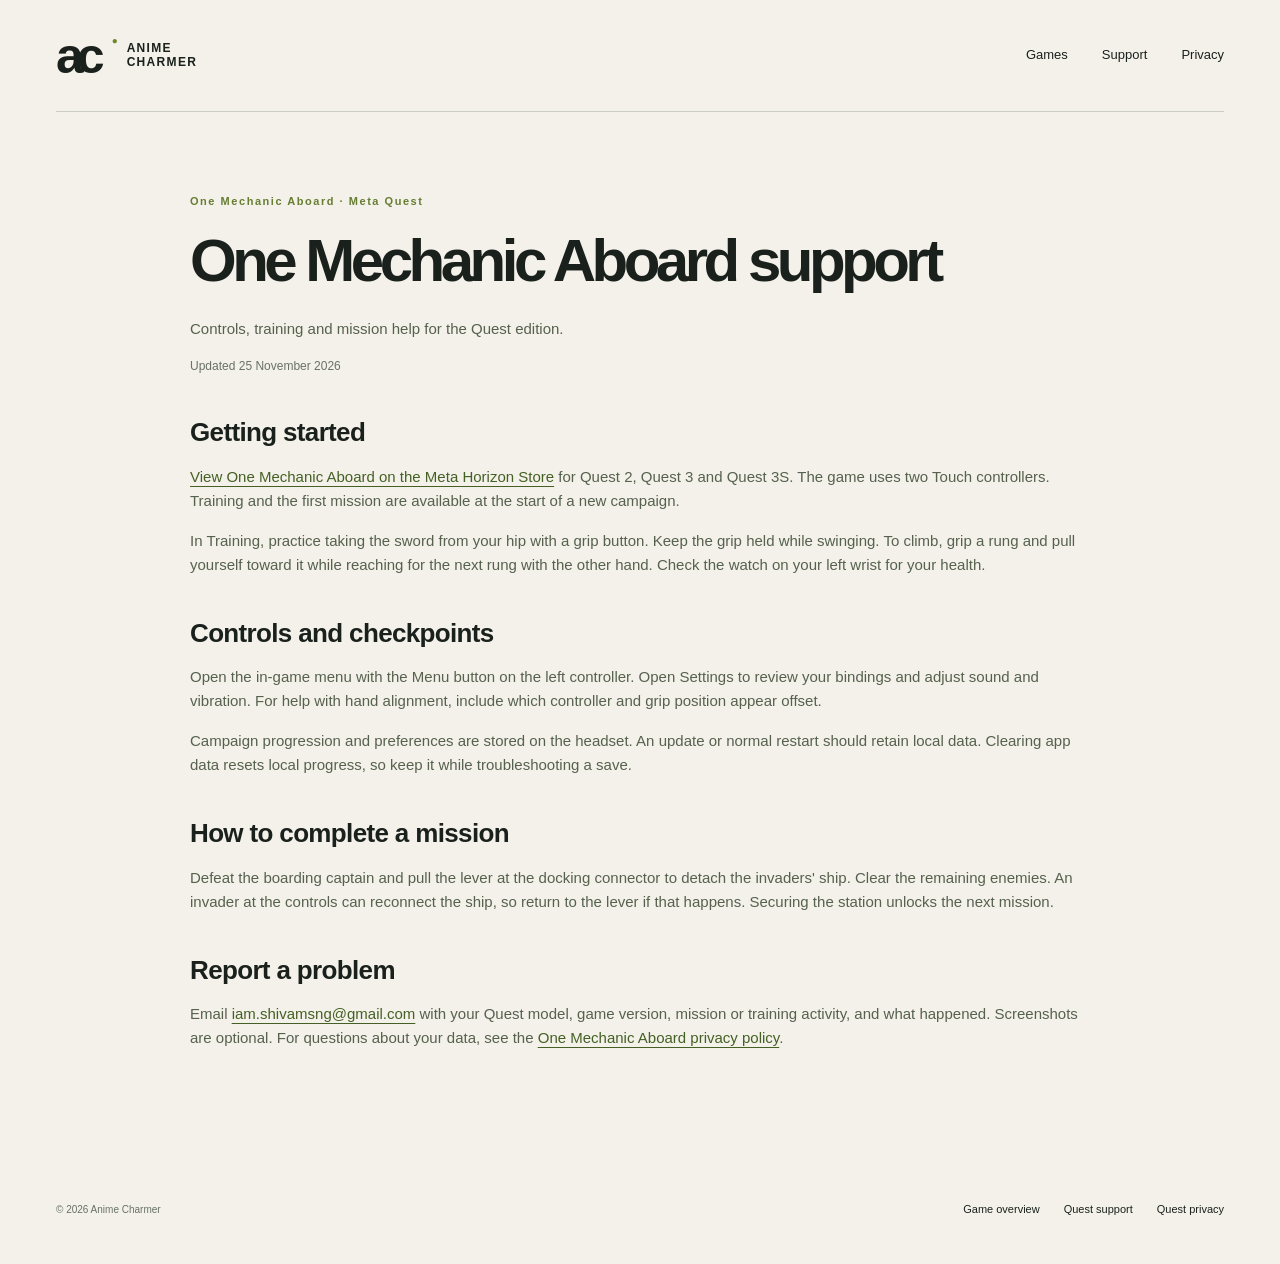
<file: one-mechanic-aboard-support.html>
<!doctype html>
<html lang="en">
<head>
  <meta charset="utf-8">
  <meta name="viewport" content="width=device-width, initial-scale=1">
  <title>One Mechanic Aboard support · Anime Charmer</title>
  <meta name="description" content="Controls, training and mission help for the Quest edition.">
  <link rel="canonical" href="https://animecharmer.com/one-mechanic-aboard-support.html">
  <link rel="stylesheet" href="styles.css">
  <link rel="icon" href="assets/brand.svg" type="image/svg+xml">
</head>
<body>
  <a class="skip-link" href="#main">Skip to content</a>
  <header class="site-header shell"><a class="brand" href="index.html" aria-label="Anime Charmer home"><span class="brand-mark" aria-hidden="true">ac<span>●</span></span><span>ANIME<br>CHARMER</span></a><nav aria-label="Main navigation"><a href="index.html#games">Games</a><a href="index.html#support">Support</a><a href="privacy.html">Privacy</a></nav></header>
  <main id="main" class="policy shell">
    <p class="eyebrow">One Mechanic Aboard · Meta Quest</p>
    <h1>One Mechanic Aboard support</h1>
    <p class="intro">Controls, training and mission help for the Quest edition.</p>
    <p class="meta">Updated 25 November 2026</p>
    <h2>Getting started</h2>
    <p><a href="https://www.meta.com/experiences/one-mechanic-aboard/1463267523539459/">View One Mechanic Aboard on the Meta Horizon Store</a> for Quest 2, Quest 3 and Quest 3S. The game uses two Touch controllers. Training and the first mission are available at the start of a new campaign.</p>
    <p>In Training, practice taking the sword from your hip with a grip button. Keep the grip held while swinging. To climb, grip a rung and pull yourself toward it while reaching for the next rung with the other hand. Check the watch on your left wrist for your health.</p>
    <h2>Controls and checkpoints</h2>
    <p>Open the in-game menu with the Menu button on the left controller. Open Settings to review your bindings and adjust sound and vibration. For help with hand alignment, include which controller and grip position appear offset.</p>
    <p>Campaign progression and preferences are stored on the headset. An update or normal restart should retain local data. Clearing app data resets local progress, so keep it while troubleshooting a save.</p>
    <h2>How to complete a mission</h2>
    <p>Defeat the boarding captain and pull the lever at the docking connector to detach the invaders' ship. Clear the remaining enemies. An invader at the controls can reconnect the ship, so return to the lever if that happens. Securing the station unlocks the next mission.</p>
    <h2>Report a problem</h2>
    <p>Email <a href="mailto:iam.shivamsng@gmail.com?subject=One%20Mechanic%20Aboard%20Support">iam.shivamsng@gmail.com</a> with your Quest model, game version, mission or training activity, and what happened. Screenshots are optional. For questions about your data, see the <a href="one-mechanic-aboard-privacy.html">One Mechanic Aboard privacy policy</a>.</p>
  </main>
  <footer class="site-footer shell"><p>© 2026 Anime Charmer</p><nav aria-label="Footer navigation"><a href="index.html#one-mechanic-aboard">Game overview</a><a href="vr-support.html">Quest support</a><a href="vr-privacy.html">Quest privacy</a></nav></footer>
</body>
</html>
</file>
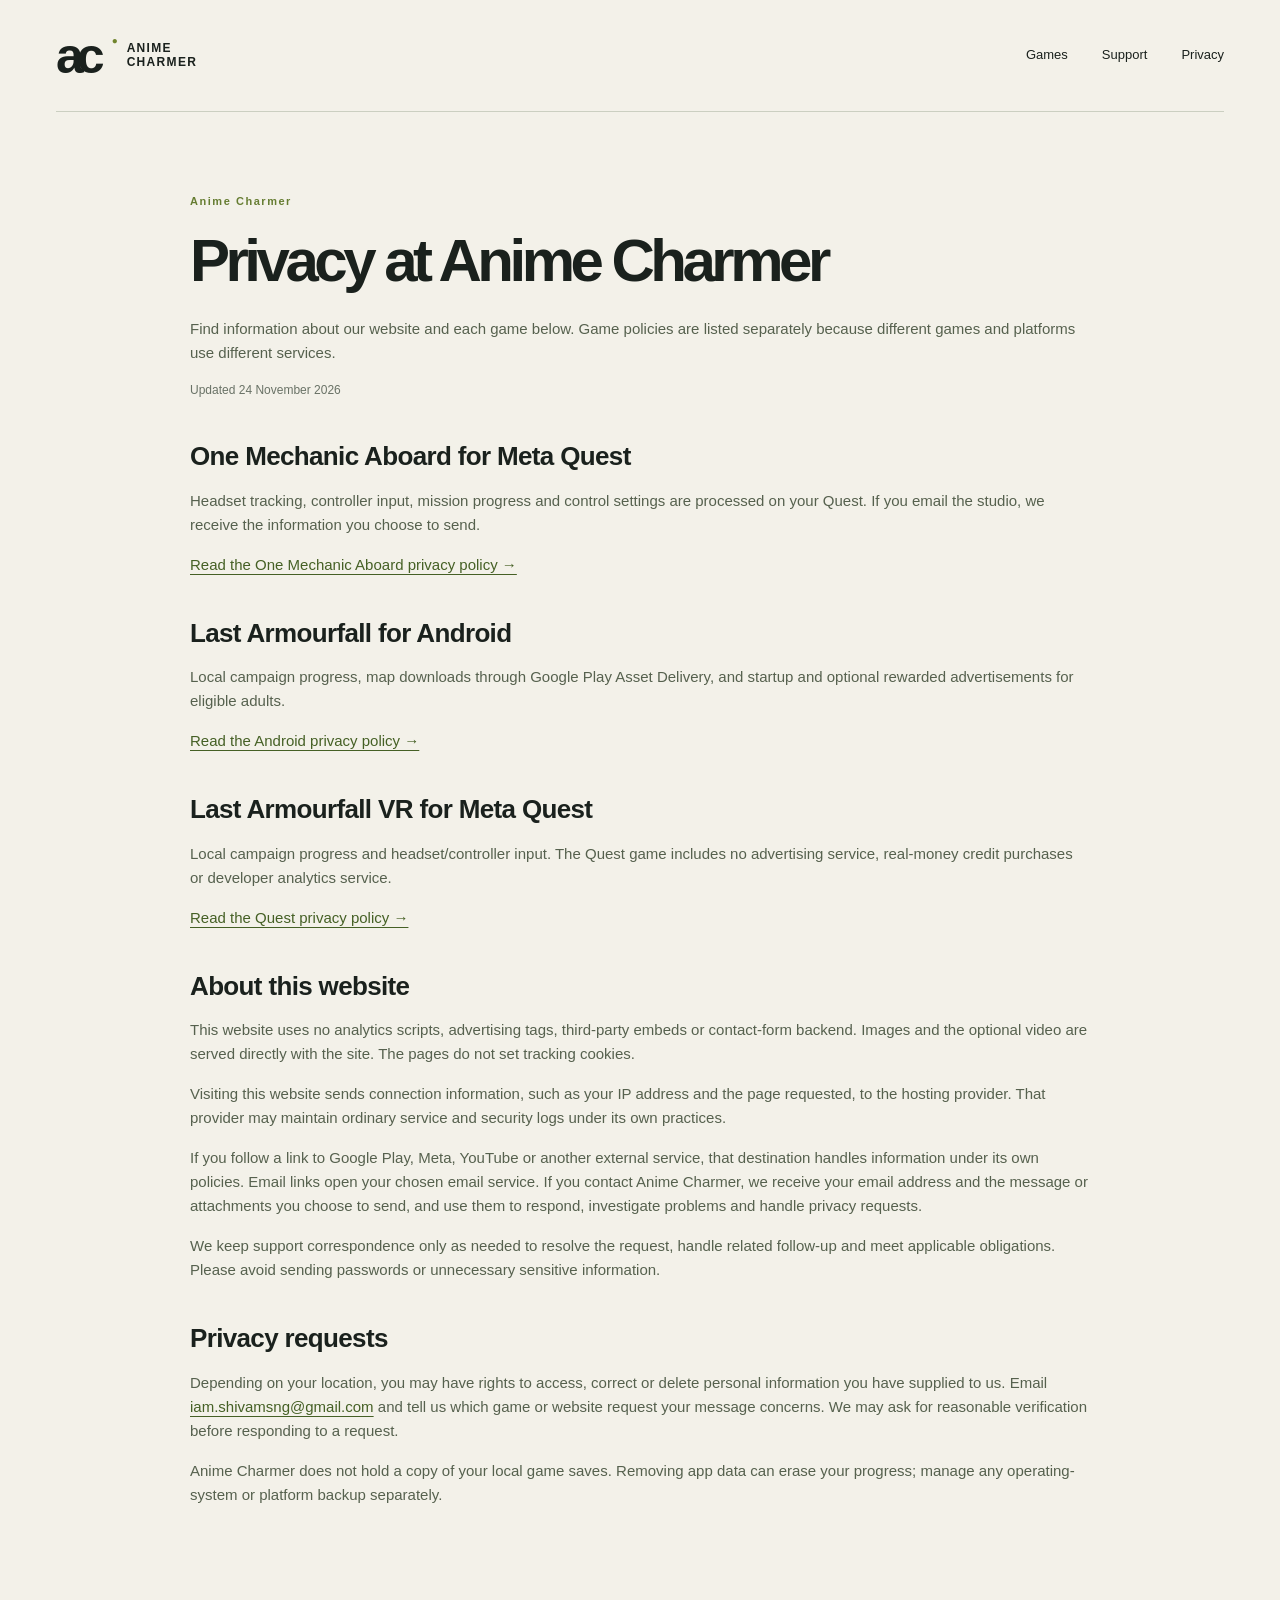
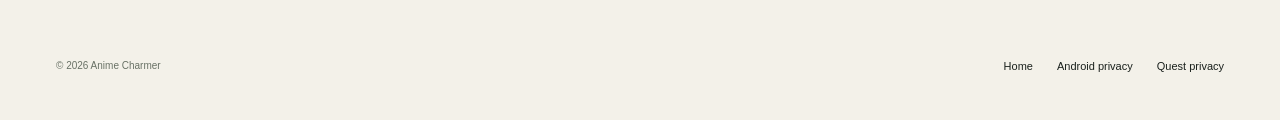
<file: privacy.html>
<!doctype html>
<html lang="en">
<head>
  <meta charset="utf-8">
  <meta name="viewport" content="width=device-width, initial-scale=1">
  <title>Privacy — Anime Charmer</title>
  <meta name="description" content="Choose a privacy policy for One Mechanic Aboard, Last Armourfall VR, Last Armourfall on Android, or the Anime Charmer website.">
  <link rel="canonical" href="https://animecharmer.com/privacy.html">
  <link rel="stylesheet" href="styles.css">
  <link rel="icon" href="assets/brand.svg" type="image/svg+xml">
</head>
<body>
  <a class="skip-link" href="#main">Skip to content</a>
  <header class="site-header shell"><a class="brand" href="index.html" aria-label="Anime Charmer home"><span class="brand-mark" aria-hidden="true">ac<span>●</span></span><span>ANIME<br>CHARMER</span></a><nav aria-label="Main navigation"><a href="index.html#games">Games</a><a href="index.html#support">Support</a><a href="privacy.html">Privacy</a></nav></header>
  <main id="main" class="policy shell">
    <p class="eyebrow">Anime Charmer</p>
    <h1>Privacy at Anime Charmer</h1>
    <p class="intro">Find information about our website and each game below. Game policies are listed separately because different games and platforms use different services.</p>
    <p class="meta">Updated 24 November 2026</p>

    <h2>One Mechanic Aboard for Meta Quest</h2>
    <p>Headset tracking, controller input, mission progress and control settings are processed on your Quest. If you email the studio, we receive the information you choose to send.</p>
    <p><a href="vr-privacy.html#one-mechanic-aboard">Read the One Mechanic Aboard privacy policy →</a></p>

    <h2>Last Armourfall for Android</h2>
    <p>Local campaign progress, map downloads through Google Play Asset Delivery, and startup and optional rewarded advertisements for eligible adults.</p>
    <p><a href="android-privacy.html">Read the Android privacy policy →</a></p>

    <h2>Last Armourfall VR for Meta Quest</h2>
    <p>Local campaign progress and headset/controller input. The Quest game includes no advertising service, real-money credit purchases or developer analytics service.</p>
    <p><a href="vr-privacy.html">Read the Quest privacy policy →</a></p>

    <h2 id="website">About this website</h2>
    <p>This website uses no analytics scripts, advertising tags, third-party embeds or contact-form backend. Images and the optional video are served directly with the site. The pages do not set tracking cookies.</p>
    <p>Visiting this website sends connection information, such as your IP address and the page requested, to the hosting provider. That provider may maintain ordinary service and security logs under its own practices.</p>
    <p>If you follow a link to Google Play, Meta, YouTube or another external service, that destination handles information under its own policies. Email links open your chosen email service. If you contact Anime Charmer, we receive your email address and the message or attachments you choose to send, and use them to respond, investigate problems and handle privacy requests.</p>
    <p>We keep support correspondence only as needed to resolve the request, handle related follow-up and meet applicable obligations. Please avoid sending passwords or unnecessary sensitive information.</p>

    <h2>Privacy requests</h2>
    <p>Depending on your location, you may have rights to access, correct or delete personal information you have supplied to us. Email <a href="mailto:iam.shivamsng@gmail.com?subject=Anime%20Charmer%20Privacy">iam.shivamsng@gmail.com</a> and tell us which game or website request your message concerns. We may ask for reasonable verification before responding to a request.</p>
    <p>Anime Charmer does not hold a copy of your local game saves. Removing app data can erase your progress; manage any operating-system or platform backup separately.</p>
  </main>
  <footer class="site-footer shell"><p>© 2026 Anime Charmer</p><nav aria-label="Footer navigation"><a href="index.html">Home</a><a href="android-privacy.html">Android privacy</a><a href="vr-privacy.html">Quest privacy</a></nav></footer>
</body>
</html>
</file>
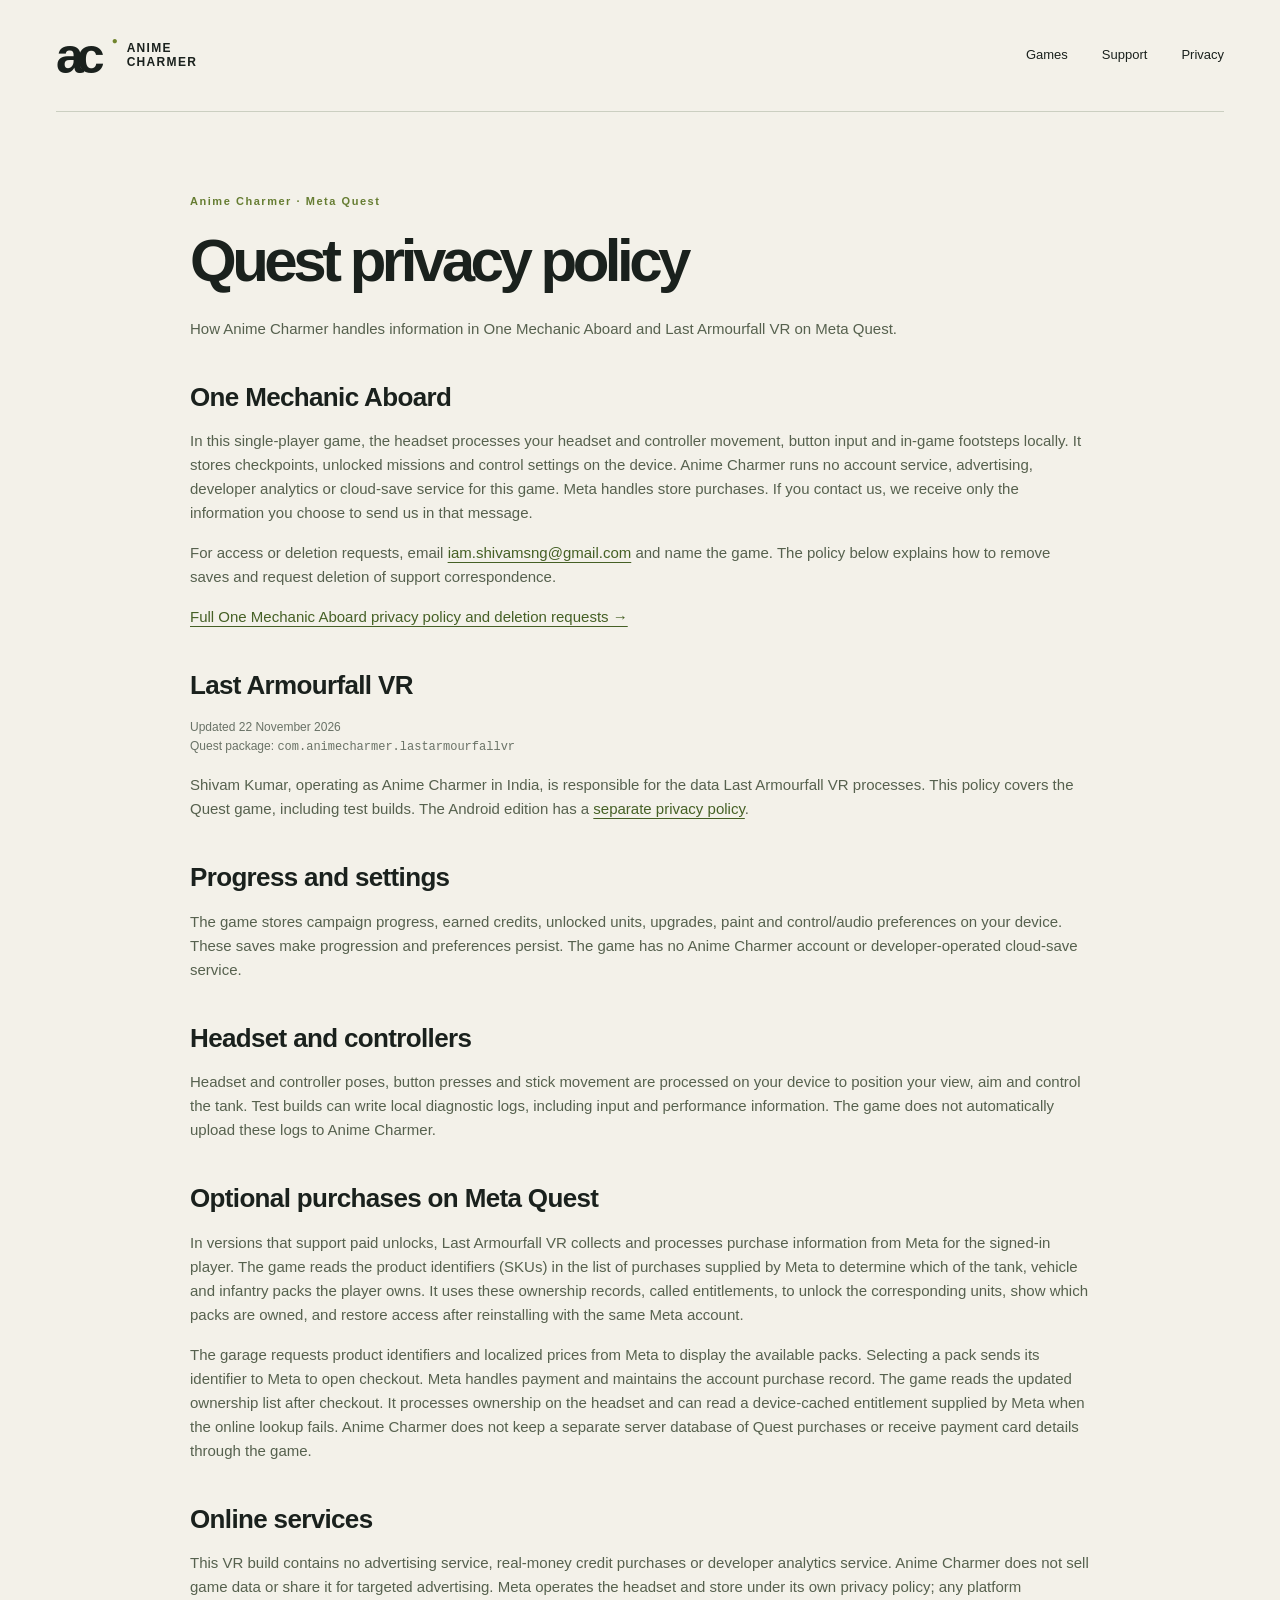
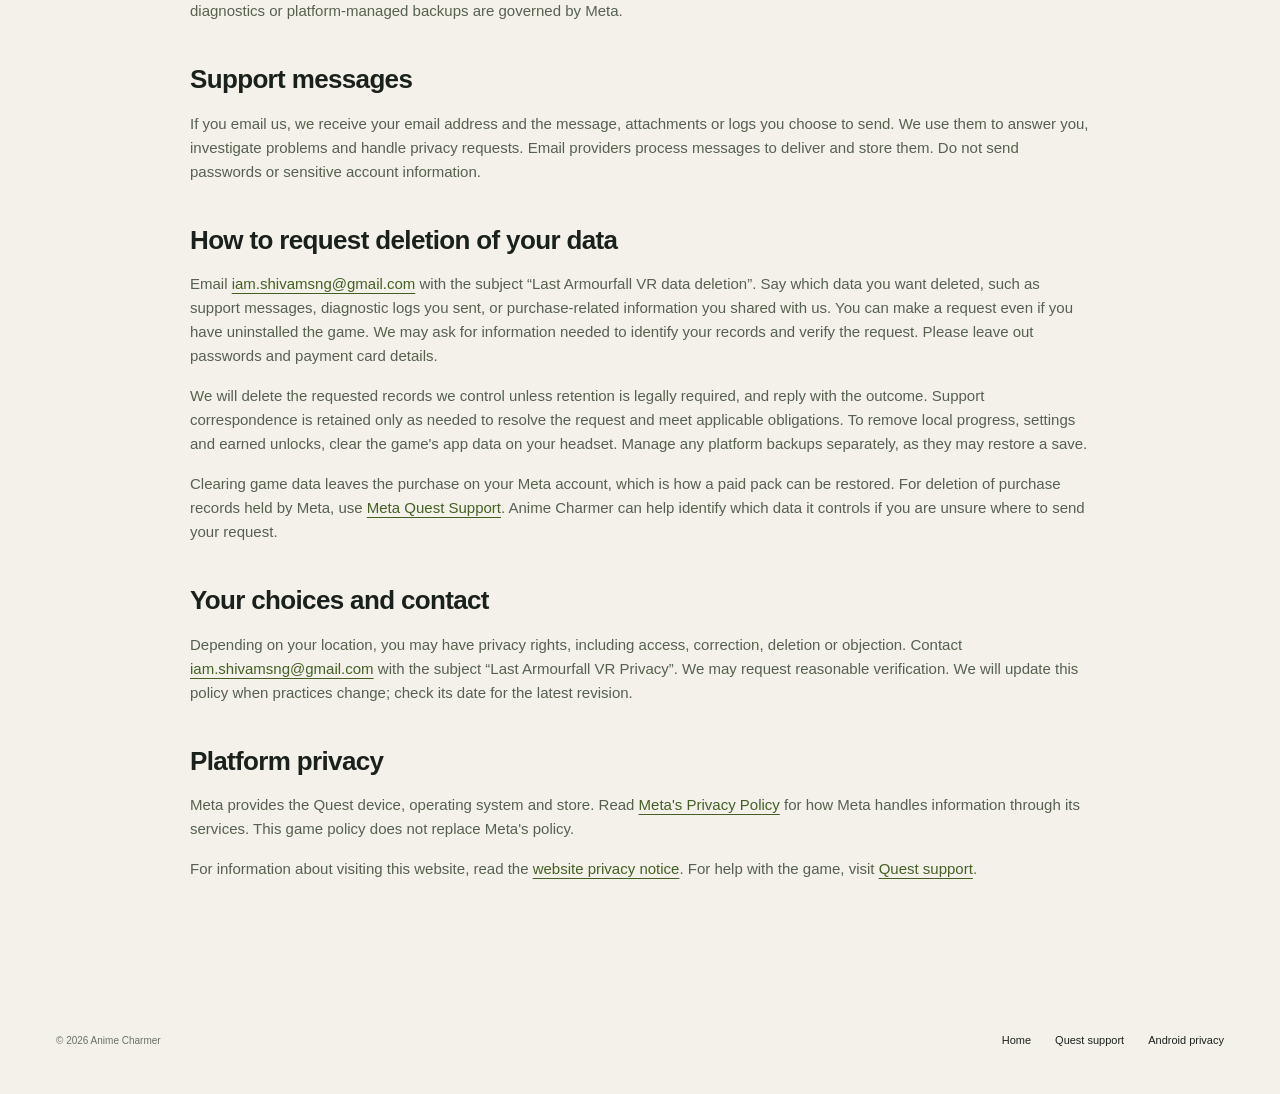
<file: vr-privacy.html>
<!doctype html>
<html lang="en">
<head>
  <meta charset="utf-8">
  <meta name="viewport" content="width=device-width, initial-scale=1">
  <title>Quest privacy policy — Anime Charmer games</title>
  <meta name="description" content="How Anime Charmer handles information in One Mechanic Aboard and Last Armourfall VR on Meta Quest.">
  <link rel="canonical" href="https://animecharmer.com/vr-privacy.html">
  <link rel="stylesheet" href="styles.css">
  <link rel="icon" href="assets/brand.svg" type="image/svg+xml">
</head>
<body>
  <a class="skip-link" href="#main">Skip to content</a>
  <header class="site-header shell"><a class="brand" href="index.html" aria-label="Anime Charmer home"><span class="brand-mark" aria-hidden="true">ac<span>●</span></span><span>ANIME<br>CHARMER</span></a><nav aria-label="Main navigation"><a href="index.html#games">Games</a><a href="index.html#support">Support</a><a href="privacy.html">Privacy</a></nav></header>
  <main id="main" class="policy shell">
    <p class="eyebrow">Anime Charmer · Meta Quest</p>
    <h1>Quest privacy policy</h1>
    <p class="intro">How Anime Charmer handles information in One Mechanic Aboard and Last Armourfall VR on Meta Quest.</p>
    <section id="one-mechanic-aboard" aria-labelledby="mechanic-heading">
      <h2 id="mechanic-heading">One Mechanic Aboard</h2>
      <p>In this single-player game, the headset processes your headset and controller movement, button input and in-game footsteps locally. It stores checkpoints, unlocked missions and control settings on the device. Anime Charmer runs no account service, advertising, developer analytics or cloud-save service for this game. Meta handles store purchases. If you contact us, we receive only the information you choose to send us in that message.</p>
      <p>For access or deletion requests, email <a href="mailto:iam.shivamsng@gmail.com?subject=One%20Mechanic%20Aboard%20privacy">iam.shivamsng@gmail.com</a> and name the game. The policy below explains how to remove saves and request deletion of support correspondence.</p>
      <p><a href="one-mechanic-aboard-privacy.html">Full One Mechanic Aboard privacy policy and deletion requests →</a></p>
    </section>
    <h2 id="last-armourfall-vr">Last Armourfall VR</h2>
    <p class="meta">Updated 22 November 2026<br>Quest package: <code>com.animecharmer.lastarmourfallvr</code></p>
    <p>Shivam Kumar, operating as Anime Charmer in India, is responsible for the data Last Armourfall VR processes. This policy covers the Quest game, including test builds. The Android edition has a <a href="android-privacy.html">separate privacy policy</a>.</p>

    <h2>Progress and settings</h2>
    <p>The game stores campaign progress, earned credits, unlocked units, upgrades, paint and control/audio preferences on your device. These saves make progression and preferences persist. The game has no Anime Charmer account or developer-operated cloud-save service.</p>

    <h2>Headset and controllers</h2>
    <p>Headset and controller poses, button presses and stick movement are processed on your device to position your view, aim and control the tank. Test builds can write local diagnostic logs, including input and performance information. The game does not automatically upload these logs to Anime Charmer.</p>

    <h2>Optional purchases on Meta Quest</h2>
    <p>In versions that support paid unlocks, Last Armourfall VR collects and processes purchase information from Meta for the signed-in player. The game reads the product identifiers (SKUs) in the list of purchases supplied by Meta to determine which of the tank, vehicle and infantry packs the player owns. It uses these ownership records, called entitlements, to unlock the corresponding units, show which packs are owned, and restore access after reinstalling with the same Meta account.</p>
    <p>The garage requests product identifiers and localized prices from Meta to display the available packs. Selecting a pack sends its identifier to Meta to open checkout. Meta handles payment and maintains the account purchase record. The game reads the updated ownership list after checkout. It processes ownership on the headset and can read a device-cached entitlement supplied by Meta when the online lookup fails. Anime Charmer does not keep a separate server database of Quest purchases or receive payment card details through the game.</p>

    <h2>Online services</h2>
    <p>This VR build contains no advertising service, real-money credit purchases or developer analytics service. Anime Charmer does not sell game data or share it for targeted advertising. Meta operates the headset and store under its own privacy policy; any platform diagnostics or platform-managed backups are governed by Meta.</p>

    <h2>Support messages</h2>
    <p>If you email us, we receive your email address and the message, attachments or logs you choose to send. We use them to answer you, investigate problems and handle privacy requests. Email providers process messages to deliver and store them. Do not send passwords or sensitive account information.</p>

    <h2 id="deletion">How to request deletion of your data</h2>
    <p>Email <a href="mailto:iam.shivamsng@gmail.com?subject=Last%20Armourfall%20VR%20data%20deletion">iam.shivamsng@gmail.com</a> with the subject “Last Armourfall VR data deletion”. Say which data you want deleted, such as support messages, diagnostic logs you sent, or purchase-related information you shared with us. You can make a request even if you have uninstalled the game. We may ask for information needed to identify your records and verify the request. Please leave out passwords and payment card details.</p>
    <p>We will delete the requested records we control unless retention is legally required, and reply with the outcome. Support correspondence is retained only as needed to resolve the request and meet applicable obligations. To remove local progress, settings and earned unlocks, clear the game's app data on your headset. Manage any platform backups separately, as they may restore a save.</p>
    <p>Clearing game data leaves the purchase on your Meta account, which is how a paid pack can be restored. For deletion of purchase records held by Meta, use <a href="https://www.meta.com/help/quest/">Meta Quest Support</a>. Anime Charmer can help identify which data it controls if you are unsure where to send your request.</p>

    <h2>Your choices and contact</h2>
    <p>Depending on your location, you may have privacy rights, including access, correction, deletion or objection. Contact <a href="mailto:iam.shivamsng@gmail.com?subject=Last%20Armourfall%20VR%20Privacy">iam.shivamsng@gmail.com</a> with the subject “Last Armourfall VR Privacy”. We may request reasonable verification. We will update this policy when practices change; check its date for the latest revision.</p>

    <h2>Platform privacy</h2>
    <p>Meta provides the Quest device, operating system and store. Read <a href="https://www.meta.com/legal/privacy-policy/">Meta's Privacy Policy</a> for how Meta handles information through its services. This game policy does not replace Meta's policy.</p>
    <p>For information about visiting this website, read the <a href="privacy.html#website">website privacy notice</a>. For help with the game, visit <a href="vr-support.html">Quest support</a>.</p>
  </main>
  <footer class="site-footer shell"><p>© 2026 Anime Charmer</p><nav aria-label="Footer navigation"><a href="index.html">Home</a><a href="vr-support.html">Quest support</a><a href="android-privacy.html">Android privacy</a></nav></footer>
</body>
</html>
</file>
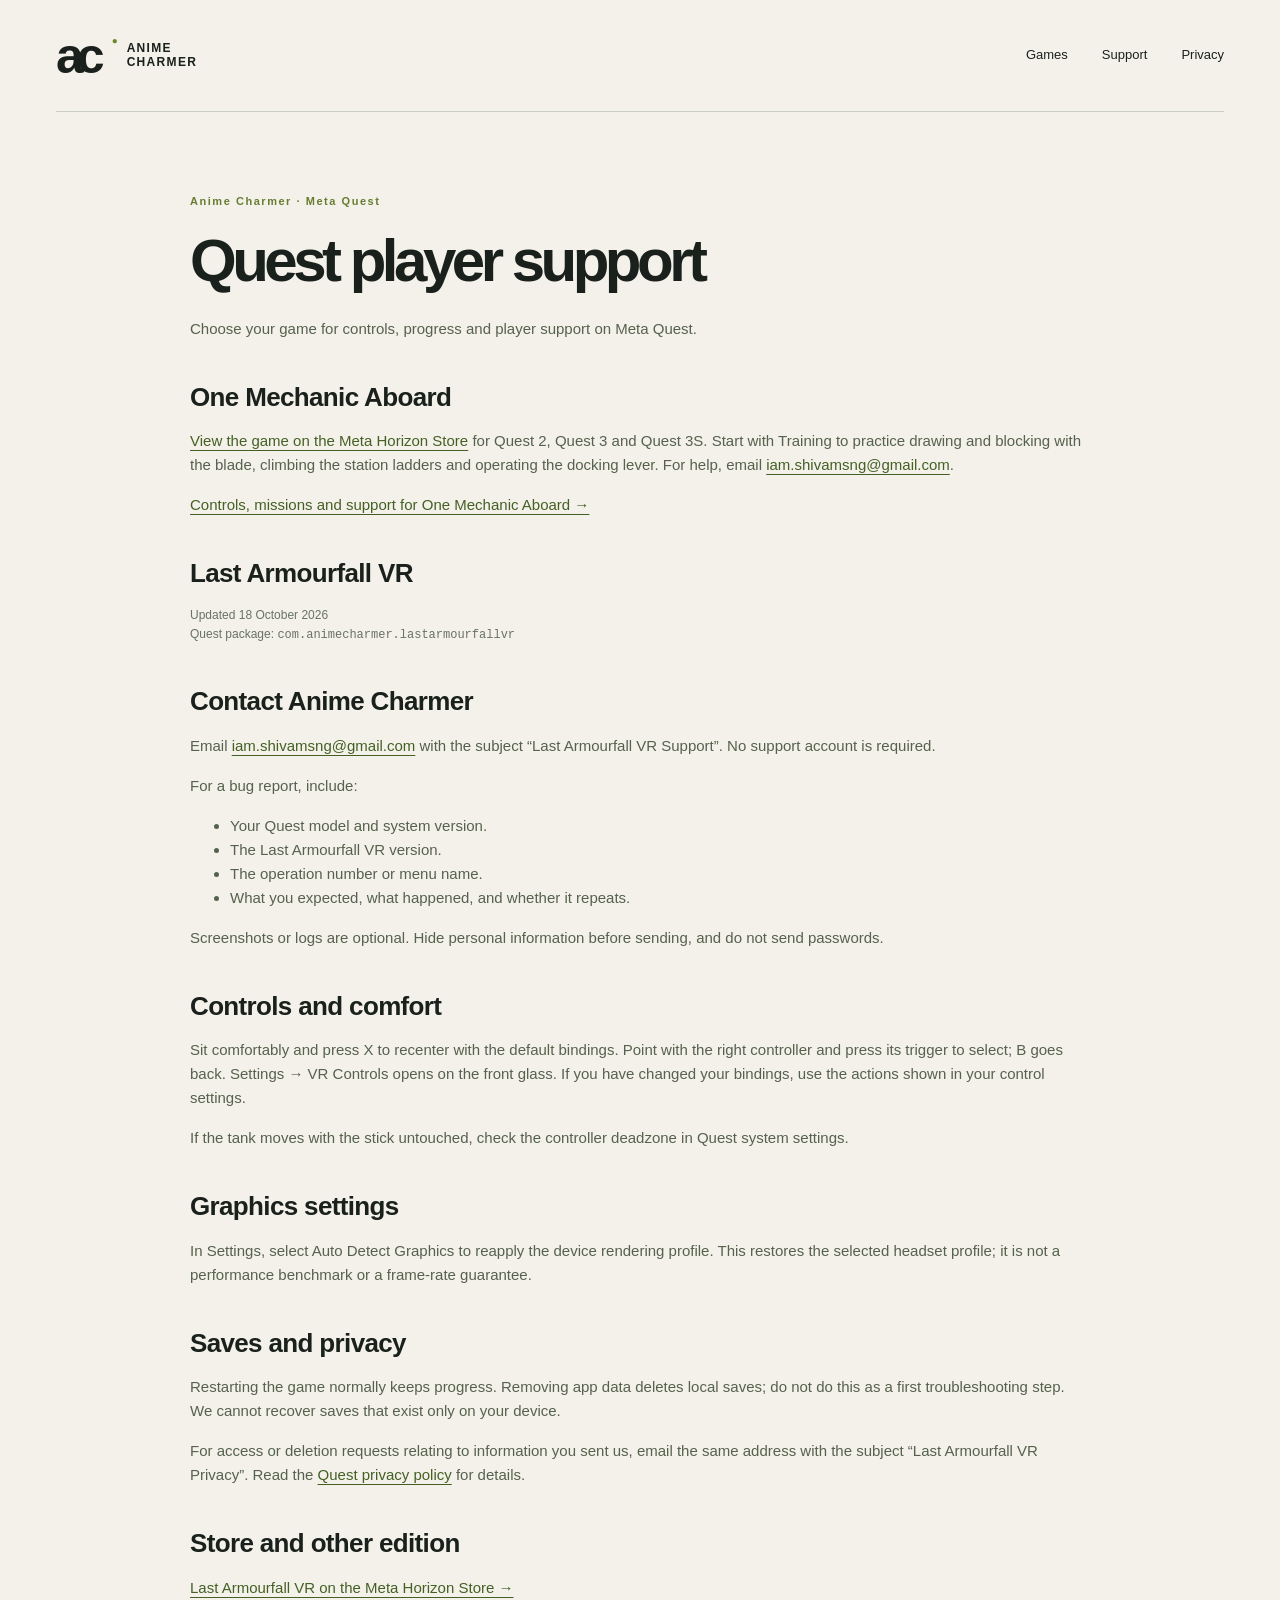
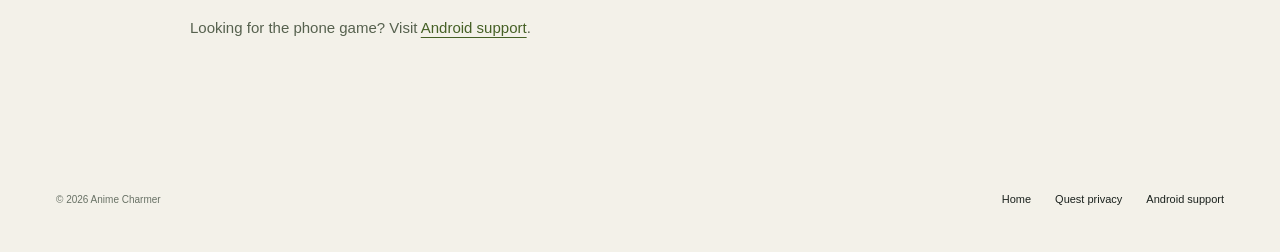
<file: vr-support.html>
<!doctype html>
<html lang="en">
<head>
  <meta charset="utf-8">
  <meta name="viewport" content="width=device-width, initial-scale=1">
  <title>Quest support — Anime Charmer games</title>
  <meta name="description" content="Choose your game for controls, progress and player support on Meta Quest.">
  <link rel="canonical" href="https://animecharmer.com/vr-support.html">
  <link rel="stylesheet" href="styles.css">
  <link rel="icon" href="assets/brand.svg" type="image/svg+xml">
</head>
<body>
  <a class="skip-link" href="#main">Skip to content</a>
  <header class="site-header shell"><a class="brand" href="index.html" aria-label="Anime Charmer home"><span class="brand-mark" aria-hidden="true">ac<span>●</span></span><span>ANIME<br>CHARMER</span></a><nav aria-label="Main navigation"><a href="index.html#games">Games</a><a href="index.html#support">Support</a><a href="privacy.html">Privacy</a></nav></header>
  <main id="main" class="policy shell">
    <p class="eyebrow">Anime Charmer · Meta Quest</p>
    <h1>Quest player support</h1>
    <p class="intro">Choose your game for controls, progress and player support on Meta Quest.</p>
    <section id="one-mechanic-aboard" aria-labelledby="mechanic-heading">
      <h2 id="mechanic-heading">One Mechanic Aboard</h2>
      <p><a href="https://www.meta.com/experiences/one-mechanic-aboard/1463267523539459/">View the game on the Meta Horizon Store</a> for Quest 2, Quest 3 and Quest 3S. Start with Training to practice drawing and blocking with the blade, climbing the station ladders and operating the docking lever. For help, email <a href="mailto:iam.shivamsng@gmail.com?subject=One%20Mechanic%20Aboard%20Support">iam.shivamsng@gmail.com</a>.</p>
      <p><a href="one-mechanic-aboard-support.html">Controls, missions and support for One Mechanic Aboard →</a></p>
    </section>
    <h2 id="last-armourfall-vr">Last Armourfall VR</h2>
    <p class="meta">Updated 18 October 2026<br>Quest package: <code>com.animecharmer.lastarmourfallvr</code></p>

    <h2>Contact Anime Charmer</h2>
    <p>Email <a href="mailto:iam.shivamsng@gmail.com?subject=Last%20Armourfall%20VR%20Support">iam.shivamsng@gmail.com</a> with the subject “Last Armourfall VR Support”. No support account is required.</p>
    <p>For a bug report, include:</p>
    <ul><li>Your Quest model and system version.</li><li>The Last Armourfall VR version.</li><li>The operation number or menu name.</li><li>What you expected, what happened, and whether it repeats.</li></ul>
    <p>Screenshots or logs are optional. Hide personal information before sending, and do not send passwords.</p>

    <h2>Controls and comfort</h2>
    <p>Sit comfortably and press X to recenter with the default bindings. Point with the right controller and press its trigger to select; B goes back. Settings → VR Controls opens on the front glass. If you have changed your bindings, use the actions shown in your control settings.</p>
    <p>If the tank moves with the stick untouched, check the controller deadzone in Quest system settings.</p>

    <h2>Graphics settings</h2>
    <p>In Settings, select Auto Detect Graphics to reapply the device rendering profile. This restores the selected headset profile; it is not a performance benchmark or a frame-rate guarantee.</p>

    <h2>Saves and privacy</h2>
    <p>Restarting the game normally keeps progress. Removing app data deletes local saves; do not do this as a first troubleshooting step. We cannot recover saves that exist only on your device.</p>
    <p>For access or deletion requests relating to information you sent us, email the same address with the subject “Last Armourfall VR Privacy”. Read the <a href="vr-privacy.html">Quest privacy policy</a> for details.</p>

    <h2>Store and other edition</h2>
    <p><a href="https://www.meta.com/experiences/1367695783096634/">Last Armourfall VR on the Meta Horizon Store →</a></p>
    <p>Looking for the phone game? Visit <a href="android-support.html">Android support</a>.</p>
  </main>
  <footer class="site-footer shell"><p>© 2026 Anime Charmer</p><nav aria-label="Footer navigation"><a href="index.html">Home</a><a href="vr-privacy.html">Quest privacy</a><a href="android-support.html">Android support</a></nav></footer>
</body>
</html>
</file>
<file: styles.css>
@charset "UTF-8";
:root{--ink:#1a211d;--paper:#f3f1e9;--muted:#697266;--line:#cbcfc1;--accent:#d7f65b;--dark:#202c23;--sans:Arial,Helvetica,sans-serif}*{box-sizing:border-box}html{scroll-behavior:smooth;scroll-padding-top:25px}body{margin:0;background:var(--paper);color:var(--ink);font-family:var(--sans);font-size:16px;line-height:1.6}a{color:inherit;text-decoration:none}a,video,summary{touch-action:manipulation}a:focus-visible,video:focus-visible,summary:focus-visible{outline:3px solid #648000;outline-offset:5px}img,video{max-width:100%;display:block}h1,h2,h3,p{margin:0}h1,h2,h3{font-weight:600;line-height:1.04;letter-spacing:-.055em}em{font-style:normal;color:#6c7c47}.shell{width:min(1280px,calc(100% - 112px));margin-inline:auto}.site-header{display:flex;align-items:center;justify-content:space-between;min-height:112px;border-bottom:1px solid var(--line);gap:28px}.brand{display:inline-flex;align-items:center;gap:15px;line-height:1.13;font-size:12px;font-weight:700;letter-spacing:.11em}.brand-mark{font-size:50px;letter-spacing:-.14em;line-height:1;font-weight:700;position:relative;padding-right:14px}.brand-mark span{font-size:10px;position:absolute;right:0;top:5px;color:#71852d}nav{display:flex;gap:34px;align-items:center}nav a{font-size:13px}nav a:hover,.edition-links a:hover,.text-link:hover{color:#5b7224}.hero{padding-top:25px}.hero-top{display:flex;justify-content:space-between;gap:24px}.eyebrow,.hero-index{font-size:10px;line-height:1.5;letter-spacing:.14em;font-weight:700}.hero-top .eyebrow{display:flex;align-items:center;gap:9px}.hero-index{font-size:9px;color:var(--muted)}.status-dot{display:inline-block;width:6px;height:6px;background:#758938;border-radius:50%}.hero-main{padding:60px 0 55px;display:grid;grid-template-columns:1.2fr .8fr;gap:60px;align-items:center}h1{font-size:clamp(58px,6.6vw,99px);position:relative;letter-spacing:-.075em}.outline-word{color:#6c7c47}.hero-star{font-size:70px;display:inline-block;color:#7a8c47;line-height:.7;margin-left:8px;vertical-align:top}.lede{font-size:17px;line-height:1.65;color:#596253;max-width:440px;margin-top:28px}.button{min-height:52px;padding:13px 20px;display:inline-flex;gap:35px;align-items:center;justify-content:space-between;font-weight:700;font-size:13px;border:1px solid var(--ink);transition:background .18s,color .18s}.button.primary{background:var(--ink);color:var(--paper)}.button.secondary{background:transparent}.button:hover{background:#62783b;color:white;border-color:#62783b}.button span{font-size:21px;line-height:1}.hero .button{margin-top:30px}.hero-bottom{display:flex;justify-content:space-between;gap:20px;padding-block:20px;border-top:1px solid var(--line);font-size:9px;letter-spacing:.12em;color:var(--muted)}.studio-art{position:relative;aspect-ratio:1;background:var(--accent);overflow:hidden;border-radius:50% 50% 8px 8px;isolation:isolate}.art-grid{position:absolute;inset:0;background-image:linear-gradient(#9db64033 1px,transparent 1px),linear-gradient(90deg,#9db64033 1px,transparent 1px);background-size:38px 38px;z-index:-1}.art-letters{font-size:clamp(170px,21vw,310px);line-height:1;letter-spacing:-.16em;font-weight:700;position:absolute;top:15%;left:14%;transform:rotate(-12deg);color:var(--dark)}.art-letters span{font-size:18px;vertical-align:top;display:inline-block;margin:40px 0 0 15px;letter-spacing:0}.orbit{position:absolute;border:1px solid #587332;inset:8%;border-radius:50%;transform:rotate(40deg) scaleX(.68)}.orbit-two{transform:rotate(-35deg) scaleX(.65);inset:4%}.art-spark{position:absolute;right:11%;top:10%;font-size:80px;line-height:1;color:var(--paper)}.art-label{position:absolute;bottom:25px;left:28px;font-size:9px;letter-spacing:.14em;font-weight:700}.art-cross{position:absolute;bottom:24px;right:24px;font-size:35px;line-height:1}.ticker{background:var(--ink);color:var(--accent);overflow:hidden;padding:16px 0;font-size:13px;font-weight:700;letter-spacing:.16em}.ticker div{white-space:nowrap;display:flex;gap:47px;justify-content:center}.ticker span{font-size:17px;line-height:1.3}.games-section{padding-block:90px 75px}.section-heading{display:flex;align-items:end;justify-content:space-between;gap:40px;margin-bottom:40px}.section-heading h2{margin-top:17px}h2{font-size:clamp(40px,4.2vw,62px)}.section-heading>p{font-size:15px;color:var(--muted);max-width:360px;padding-bottom:3px}.game-grid{display:grid;grid-template-columns:1fr 1fr;gap:32px}.game-card{border:1px solid var(--line);display:flex;flex-direction:column;background:#faf9f3}.game-image{display:block;aspect-ratio:1.78;position:relative;overflow:hidden;background:#0e1815}.game-image img{width:100%;height:100%;object-fit:cover;transition:transform .45s}.game-image:hover img{transform:scale(1.025)}.android-art img{object-fit:contain;padding:25px}.platform-label{position:absolute;top:16px;left:16px;padding:5px 9px;background:var(--paper);color:var(--ink);font-size:9px;letter-spacing:.1em;font-weight:700}.game-info{padding:30px;display:flex;flex:1;flex-direction:column}.game-number{font-size:9px;color:#6d784f;letter-spacing:.12em;margin-bottom:17px}.game-info h3{font-size:34px;letter-spacing:-.04em}.game-info>p:not(.game-number):not(.availability){margin-top:18px;font-size:14px;color:#606859;line-height:1.75}.tags{list-style:none;padding:0;margin:23px 0;display:flex;gap:8px;flex-wrap:wrap}.tags li{padding:4px 9px;border:1px solid var(--line);font-size:10px;color:#606a55}.store-button{width:100%;margin-top:auto}.availability{font-size:10px;color:var(--muted);margin-top:10px}.edition-links{display:flex;justify-content:space-between;gap:16px;margin-top:19px;font-size:11px}.edition-links a{text-decoration:underline;text-underline-offset:4px}.next-chapter{border-bottom:1px solid var(--line);display:flex;gap:25px;align-items:center;padding:36px 0}.next-symbol{font-size:64px;line-height:1;color:#6c7c47}.next-chapter h3{font-size:24px;letter-spacing:-.035em;line-height:1.2}.next-chapter p{font-size:13px;color:var(--muted);margin-top:7px}.text-link{font-size:12px;border-bottom:1px solid #a5ad99;display:inline-block;padding-block:6px}.next-chapter>.text-link{margin-left:auto;white-space:nowrap}.studio-section{background:var(--dark);color:var(--paper);padding-block:80px}.studio-inner{display:grid;grid-template-columns:1fr 1fr;gap:95px}.studio-inner .eyebrow{color:var(--accent)}.studio-inner h2{margin-top:22px}.studio-inner em{color:var(--accent)}.studio-story>p:first-child{font-size:23px;line-height:1.45;letter-spacing:-.02em}.studio-story>p+p{margin-top:23px;color:#bbc6b3;font-size:14px}.studio-story .text-link{margin-top:28px;color:var(--accent)}.studio-doodle{display:inline-block;font-size:80px;line-height:1;margin-top:30px;color:var(--accent)}.trailer-section{border-bottom:1px solid var(--line);padding-block:80px;display:grid;grid-template-columns:.65fr 1.35fr;gap:65px;align-items:center}.trailer-copy h2{margin:17px 0 24px}.trailer-copy>p:not(.eyebrow){color:#606a57;font-size:14px}.trailer-copy .small{font-size:11px!important;margin-top:20px;color:var(--muted)}figure{margin:0}.trailer{border:1px solid var(--line)}video{aspect-ratio:16/9;background:#101810;width:100%}figcaption{display:flex;justify-content:space-between;gap:20px;padding:15px 18px;font-size:9px;letter-spacing:.08em;color:#5d6952}.support-section{padding-block:90px;display:grid;grid-template-columns:1fr 1fr;gap:90px}.support-section h2{margin-top:18px}.support-section h2+p{margin-top:24px;color:var(--muted);font-size:14px}.email-link{display:inline-block;margin-top:25px;font-size:clamp(15px,1.7vw,22px);border-bottom:1px solid #7b8e4d;padding-bottom:5px;letter-spacing:-.025em}.email-link span{color:#657b37;padding-left:12px}.support-row{display:flex;justify-content:space-between;gap:20px;align-items:center;border-bottom:1px solid var(--line);padding:25px 0;font-size:18px;line-height:1.5}.support-row:first-child{border-top:1px solid var(--line)}.support-row small{display:block;color:#6a7e39;font-size:9px;letter-spacing:.15em;margin-bottom:6px}.support-row>span+span{font-size:25px}.support-row:hover{color:#657b37}.support-details>p{font-size:12px;color:var(--muted);margin-top:25px}.privacy-strip{padding:35px 0;border-top:1px solid var(--line);border-bottom:1px solid var(--line);display:flex;gap:40px;justify-content:space-between;align-items:center}.privacy-strip h2{font-size:28px;letter-spacing:-.035em;margin-top:10px}.privacy-strip p:not(.eyebrow){font-size:12px;color:var(--muted);margin-top:10px}.privacy-actions{display:flex;flex-wrap:wrap;gap:20px;font-size:11px}.privacy-actions a{border-bottom:1px solid #9da98b;padding-block:6px}.site-footer{padding-block:45px;display:flex;gap:40px;justify-content:space-between;align-items:center}.site-footer>p{font-size:10px;color:var(--muted);margin-right:auto}.site-footer nav{gap:24px}.site-footer nav a{font-size:11px}.skip-link{position:absolute;left:20px;top:-100px;padding:12px 20px;background:var(--accent);color:var(--ink);z-index:20}.skip-link:focus{top:15px}.policy{max-width:900px;padding-block:65px 90px}.policy h1{font-size:clamp(38px,5vw,60px);margin:0 0 25px}.policy h2{font-size:26px;line-height:1.25;letter-spacing:-.025em;margin:40px 0 15px}.policy h3{font-size:21px;line-height:1.3;letter-spacing:-.015em;margin:32px 0 12px}.policy p,.policy ul,.policy ol{margin:16px 0;color:#56614e;font-size:15px}.policy a:not(.button){color:#456025;text-decoration:underline;text-underline-offset:4px;overflow-wrap:anywhere}.policy .eyebrow{color:#667d32;font-size:11px;margin-bottom:20px}.policy .meta,.policy .updated{font-size:12px;color:var(--muted)}.policy code{overflow-wrap:anywhere}.policy section{margin-block:30px}.policy details{padding:18px 0;border-bottom:1px solid var(--line)}.policy summary{cursor:pointer;font-weight:700}.policy .policy-links{display:flex;gap:22px;flex-wrap:wrap}.policy .callout{border-left:3px solid #657b37;padding-left:20px}.header-inner{width:100%;display:flex;align-items:center;justify-content:space-between;gap:25px}.policy-header{margin-bottom:35px}
@media(max-width:1100px){.shell{width:calc(100% - 64px)}.hero-main{gap:30px}h1{font-size:7vw}.hero-star{font-size:50px}.art-letters{font-size:24vw}.game-info{padding:25px}.game-info h3{font-size:29px}.studio-inner,.support-section{gap:50px}.trailer-section{gap:40px}.site-footer{flex-wrap:wrap}.site-footer nav{margin-left:auto}.privacy-strip{align-items:start;flex-direction:column;gap:22px}}
@media(max-width:760px){.shell{width:calc(100% - 40px)}.site-header{min-height:90px;gap:16px}.brand{font-size:10px;gap:11px}.brand-mark{font-size:41px}nav{gap:20px}nav a{font-size:12px}.site-header nav a:nth-child(2){display:none}.hero{padding-top:22px}.hero-top .eyebrow{font-size:8px}.hero-index{display:none}.hero-main{grid-template-columns:1fr;padding-block:36px 30px;gap:35px}h1{font-size:clamp(48px,10.2vw,78px)}.hero-star{font-size:45px}.lede{font-size:16px;max-width:430px;margin-top:22px}.hero .button{margin-top:25px}.studio-art{aspect-ratio:1.65;border-radius:180px 180px 4px 4px;max-height:290px}.art-letters{font-size:240px;top:-15%;left:26%}.art-spark{right:12%;font-size:65px;top:14%}.art-label{font-size:8px;left:20px;bottom:20px}.art-letters span{font-size:14px}.orbit{inset:-18% 15%}.orbit-two{inset:-28% 14%}.hero-bottom{font-size:8px;letter-spacing:.07em;padding-block:17px}.ticker{padding:12px 0}.ticker div{gap:25px;font-size:10px}.games-section{padding-block:55px}.section-heading{display:block;margin-bottom:30px}.section-heading>p{margin-top:22px}.section-heading h2{font-size:43px}.game-grid{grid-template-columns:1fr;gap:25px}.game-info{padding:25px}.game-info h3{font-size:31px}.android-art img{padding:25px}.next-chapter{flex-wrap:wrap;gap:20px;padding:30px 0}.next-symbol{font-size:48px}.next-chapter>div{flex:1}.next-chapter h3{font-size:21px}.next-chapter>.text-link{margin:0 0 0 68px}.trailer-section{grid-template-columns:1fr;padding-block:50px 55px;gap:30px}.trailer-copy h2 br{display:none}.trailer-copy h2{font-size:40px}.trailer-copy p{max-width:440px}.studio-section{padding-block:55px}.studio-inner{grid-template-columns:1fr;gap:30px}.studio-story>p:first-child{font-size:21px}.studio-doodle{display:none}.support-section{padding-block:55px;grid-template-columns:1fr;gap:35px}.support-section h2{font-size:44px}.email-link{font-size:20px}.support-row{font-size:17px}.privacy-strip{padding-block:30px}.privacy-strip h2{font-size:27px}.privacy-actions{gap:20px;font-size:11px}.site-footer{gap:25px;padding-block:32px;align-items:start}.site-footer>p{margin:0}.site-footer nav{margin:0;flex-basis:100%;justify-content:space-between;gap:14px}.policy{padding-block:40px 55px}.policy h1{font-size:40px}.policy .policy-links{display:block}.policy .policy-links a{display:block;margin:12px 0}.header-inner{gap:15px}.header-inner nav{gap:12px}h2{font-size:42px}}
@media(prefers-reduced-motion:reduce){html{scroll-behavior:auto}*{transition:none!important}}

.mechanic-feature { grid-column: 1 / -1; display: grid; grid-template-columns: 1.15fr 1fr; }
.mechanic-trailer { align-self: center; min-width: 0; }
.mechanic-trailer video { height: auto; }
.mechanic-feature .store-button { justify-content: center; }
@media (max-width: 760px) {
  .mechanic-feature { display: block; }
}
</file>
